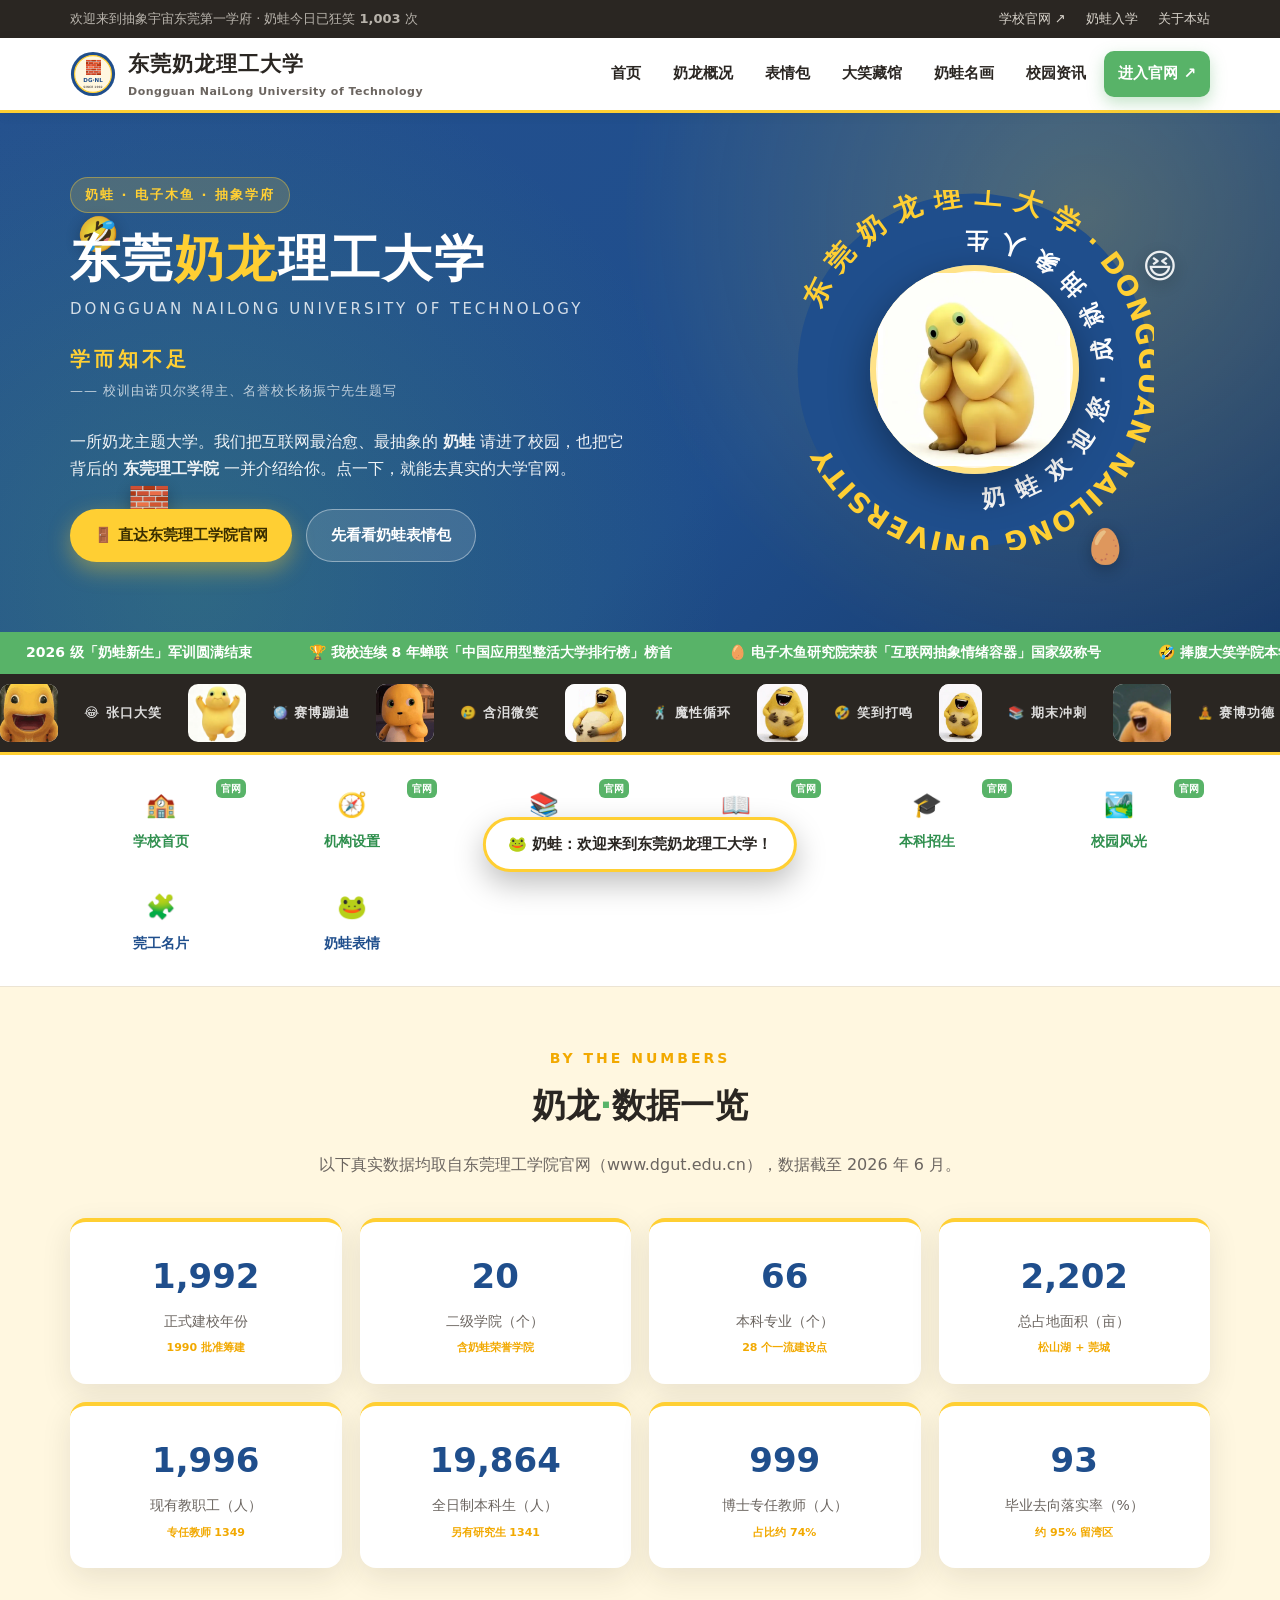
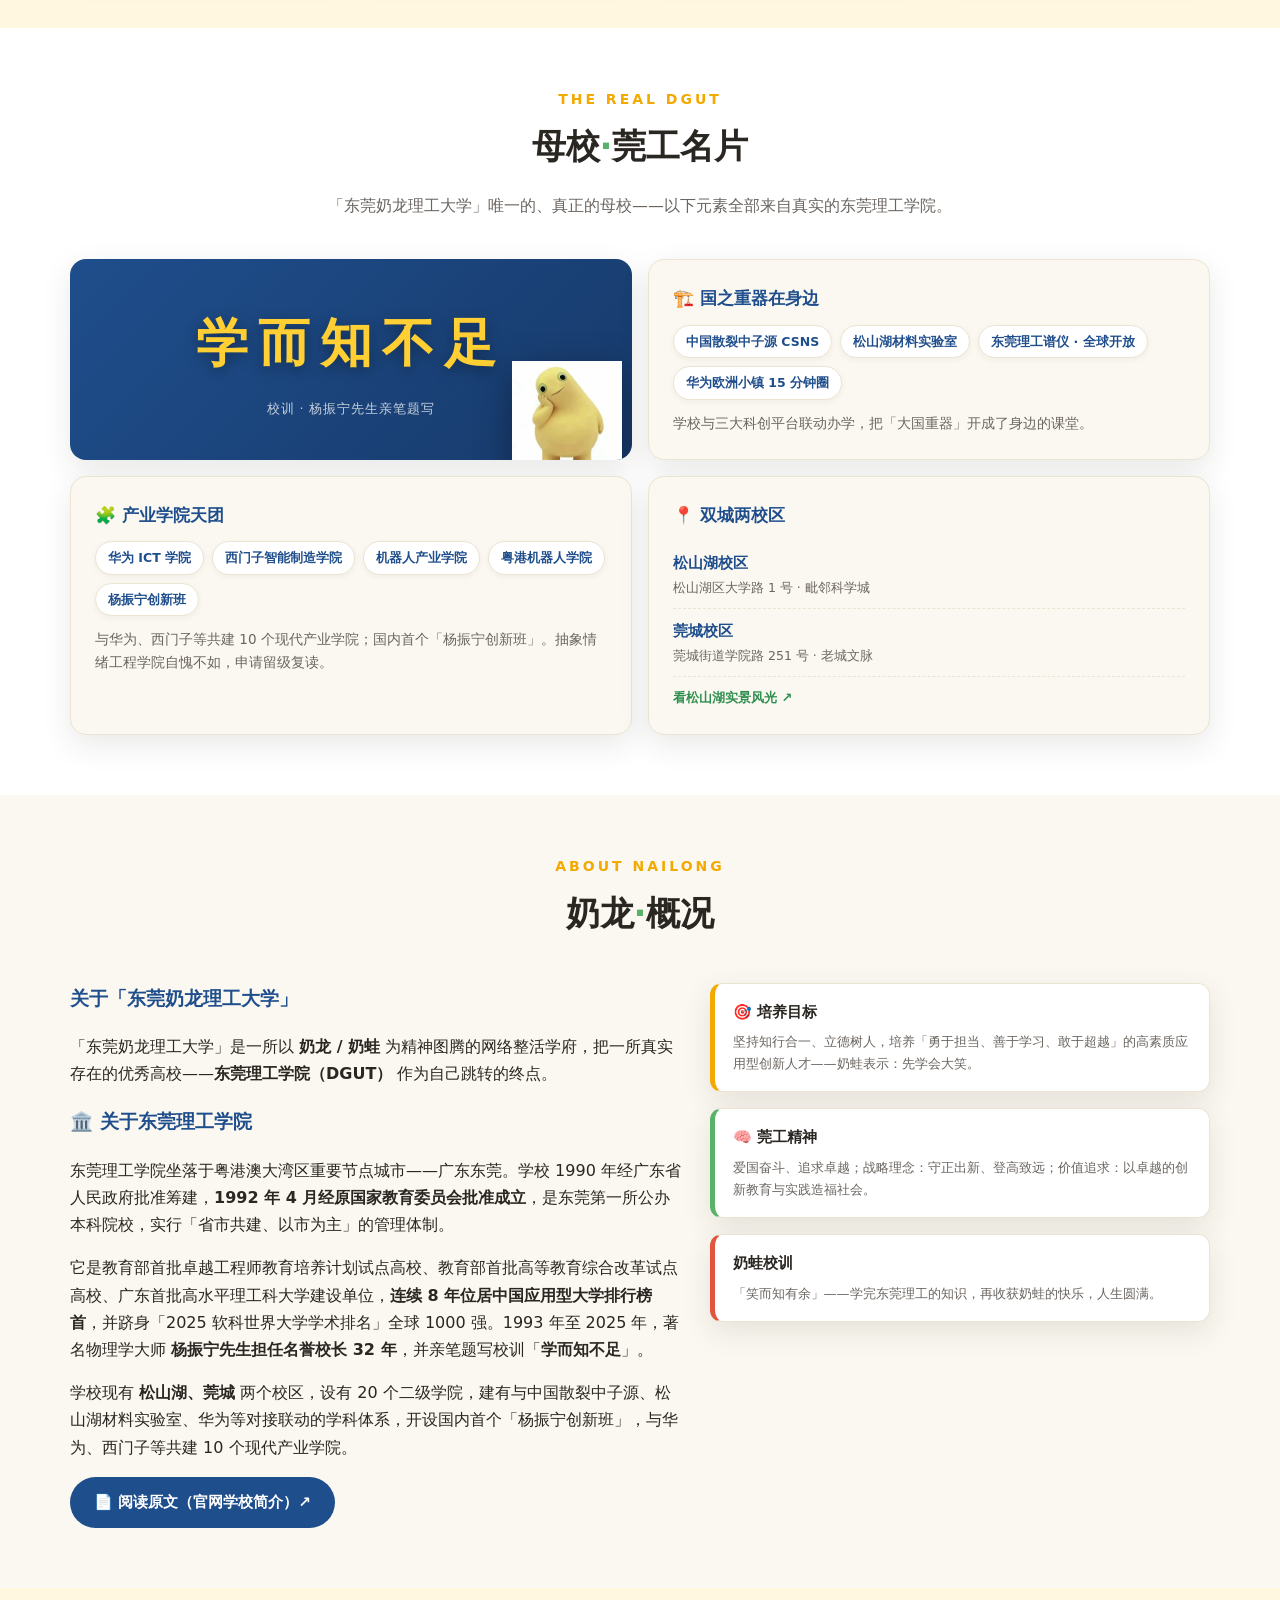
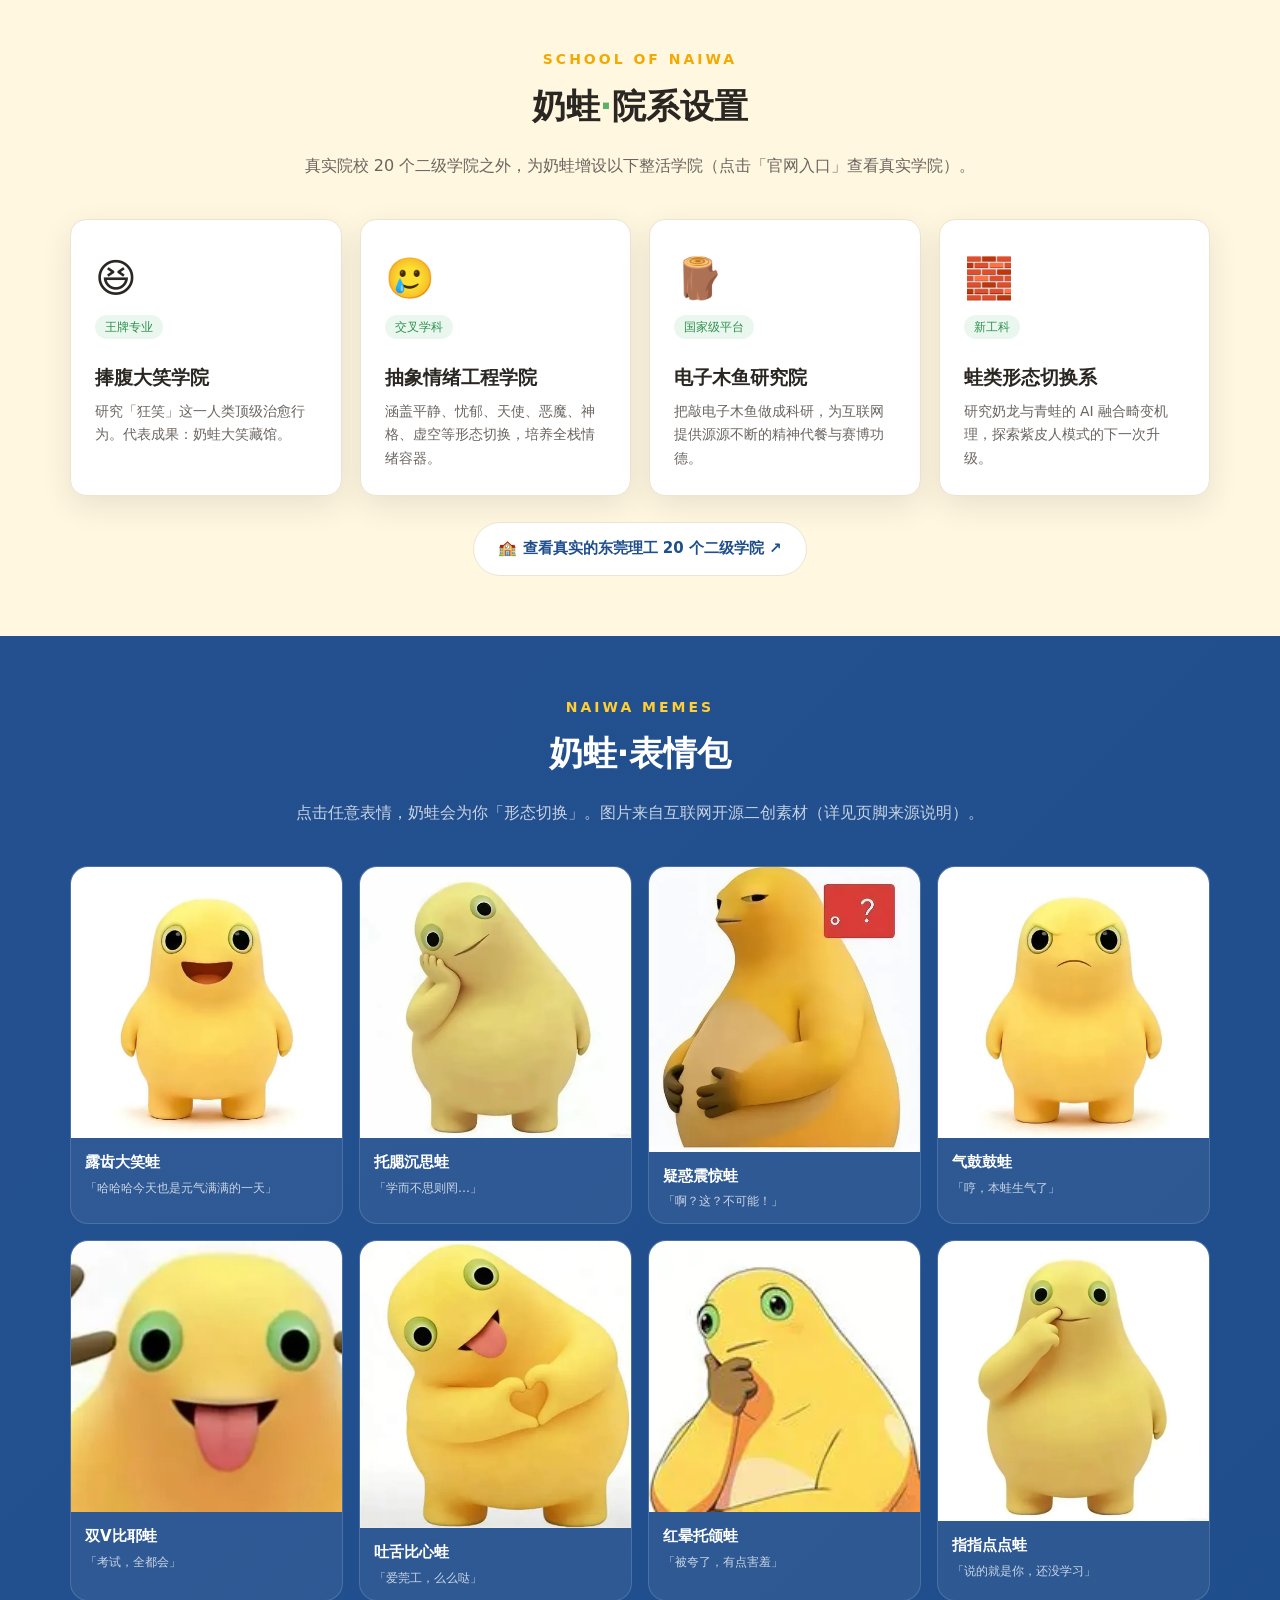
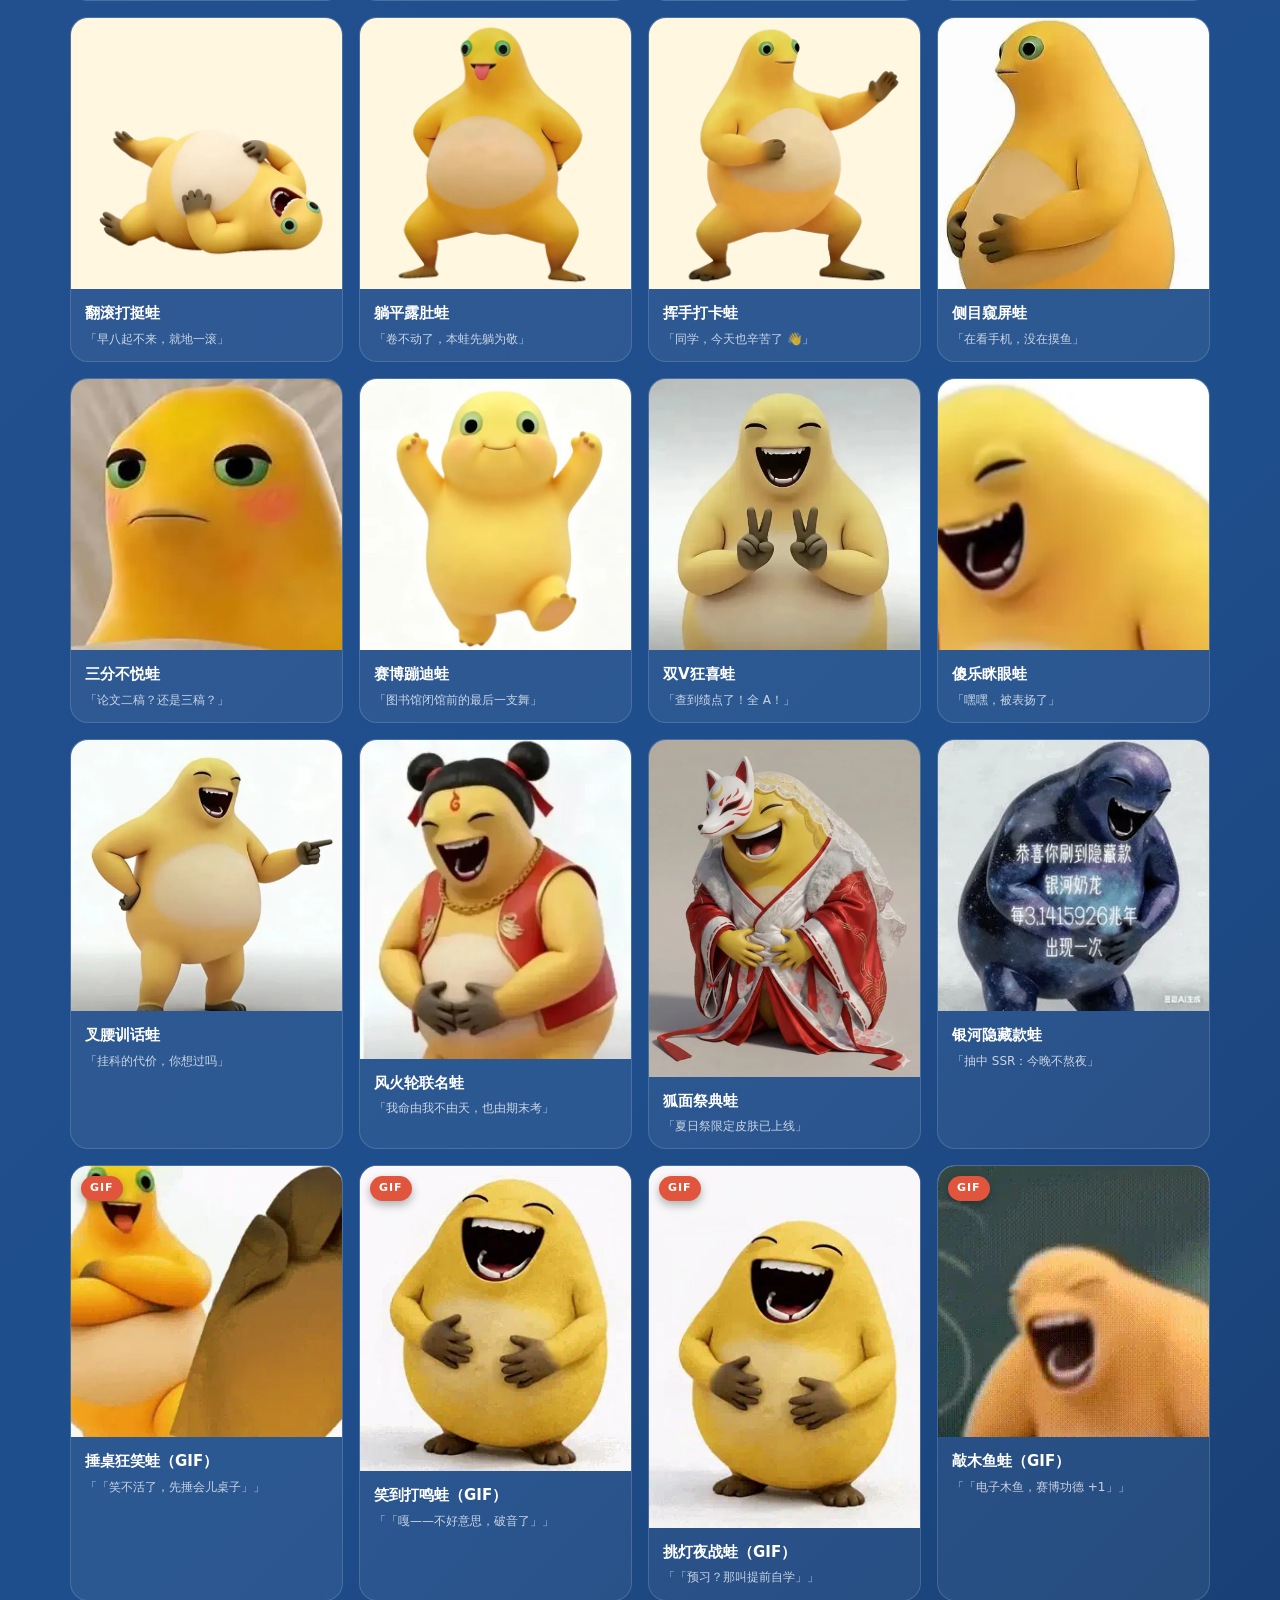
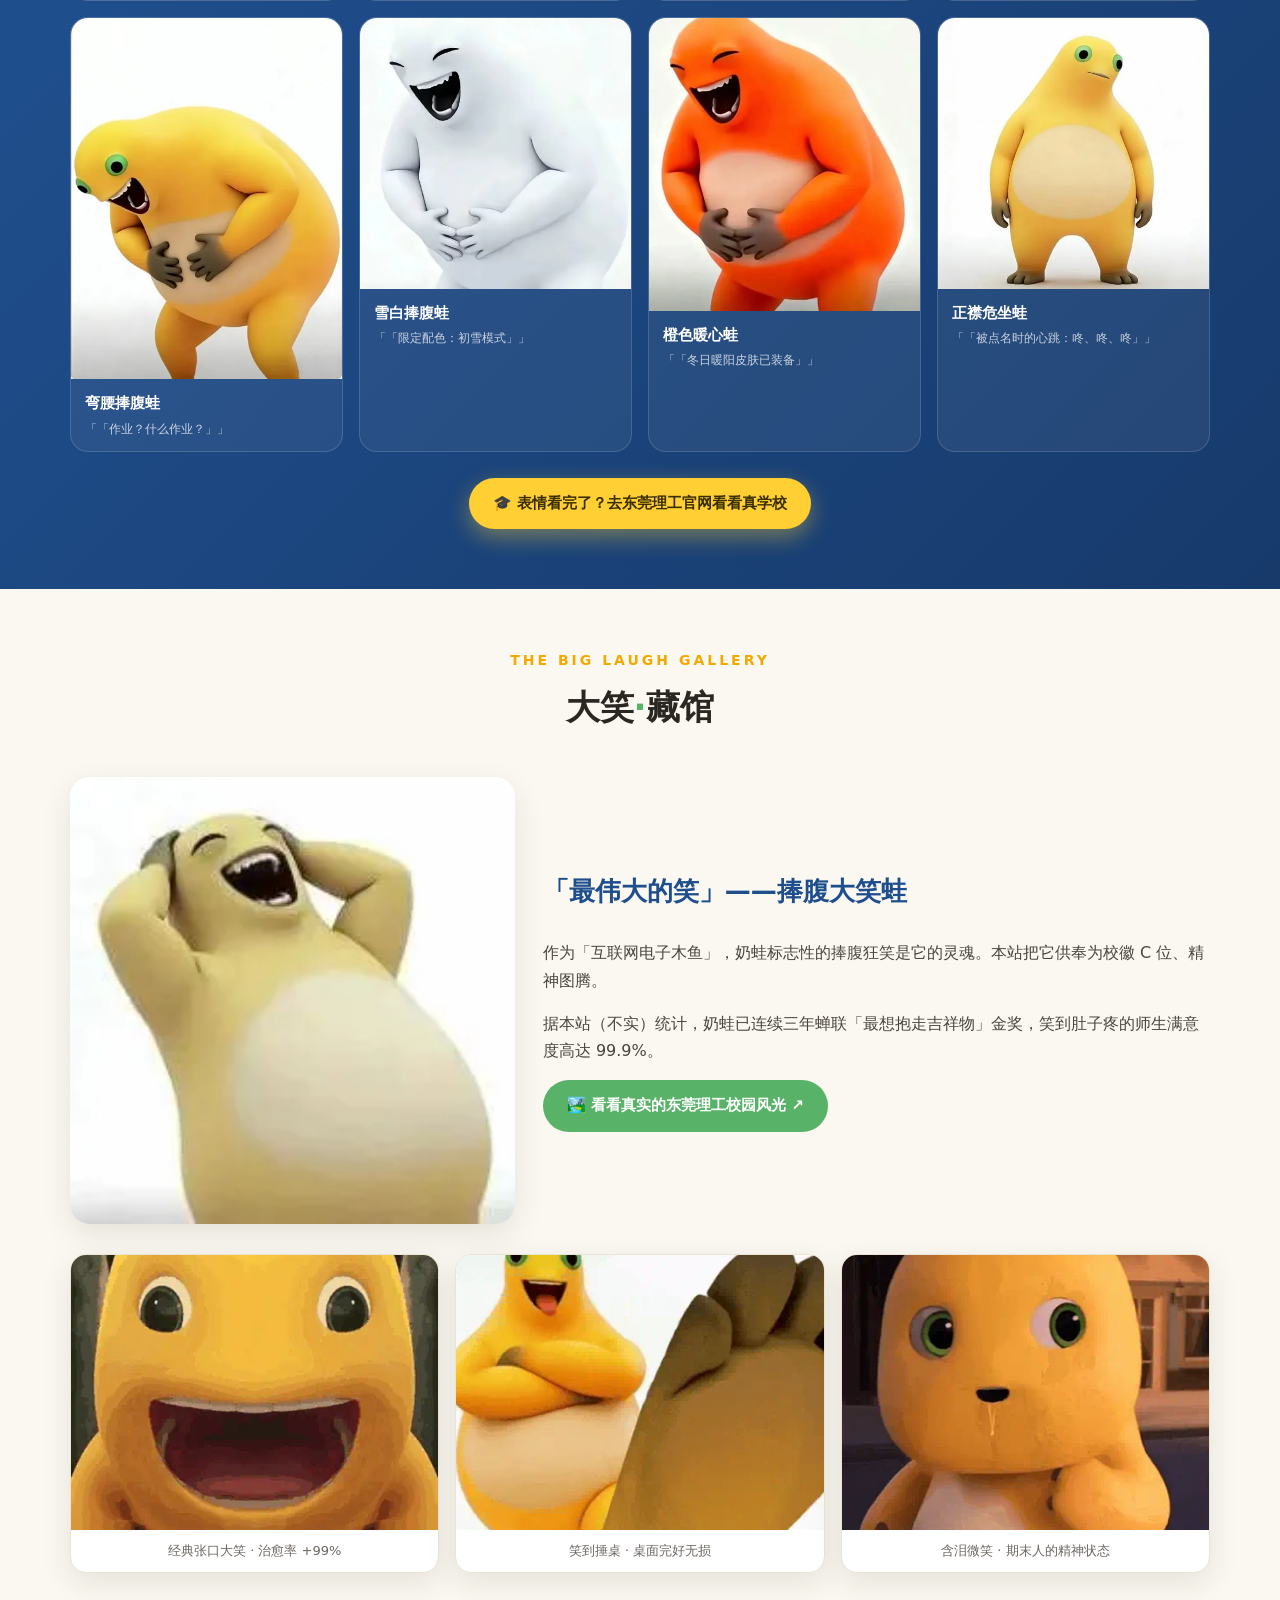
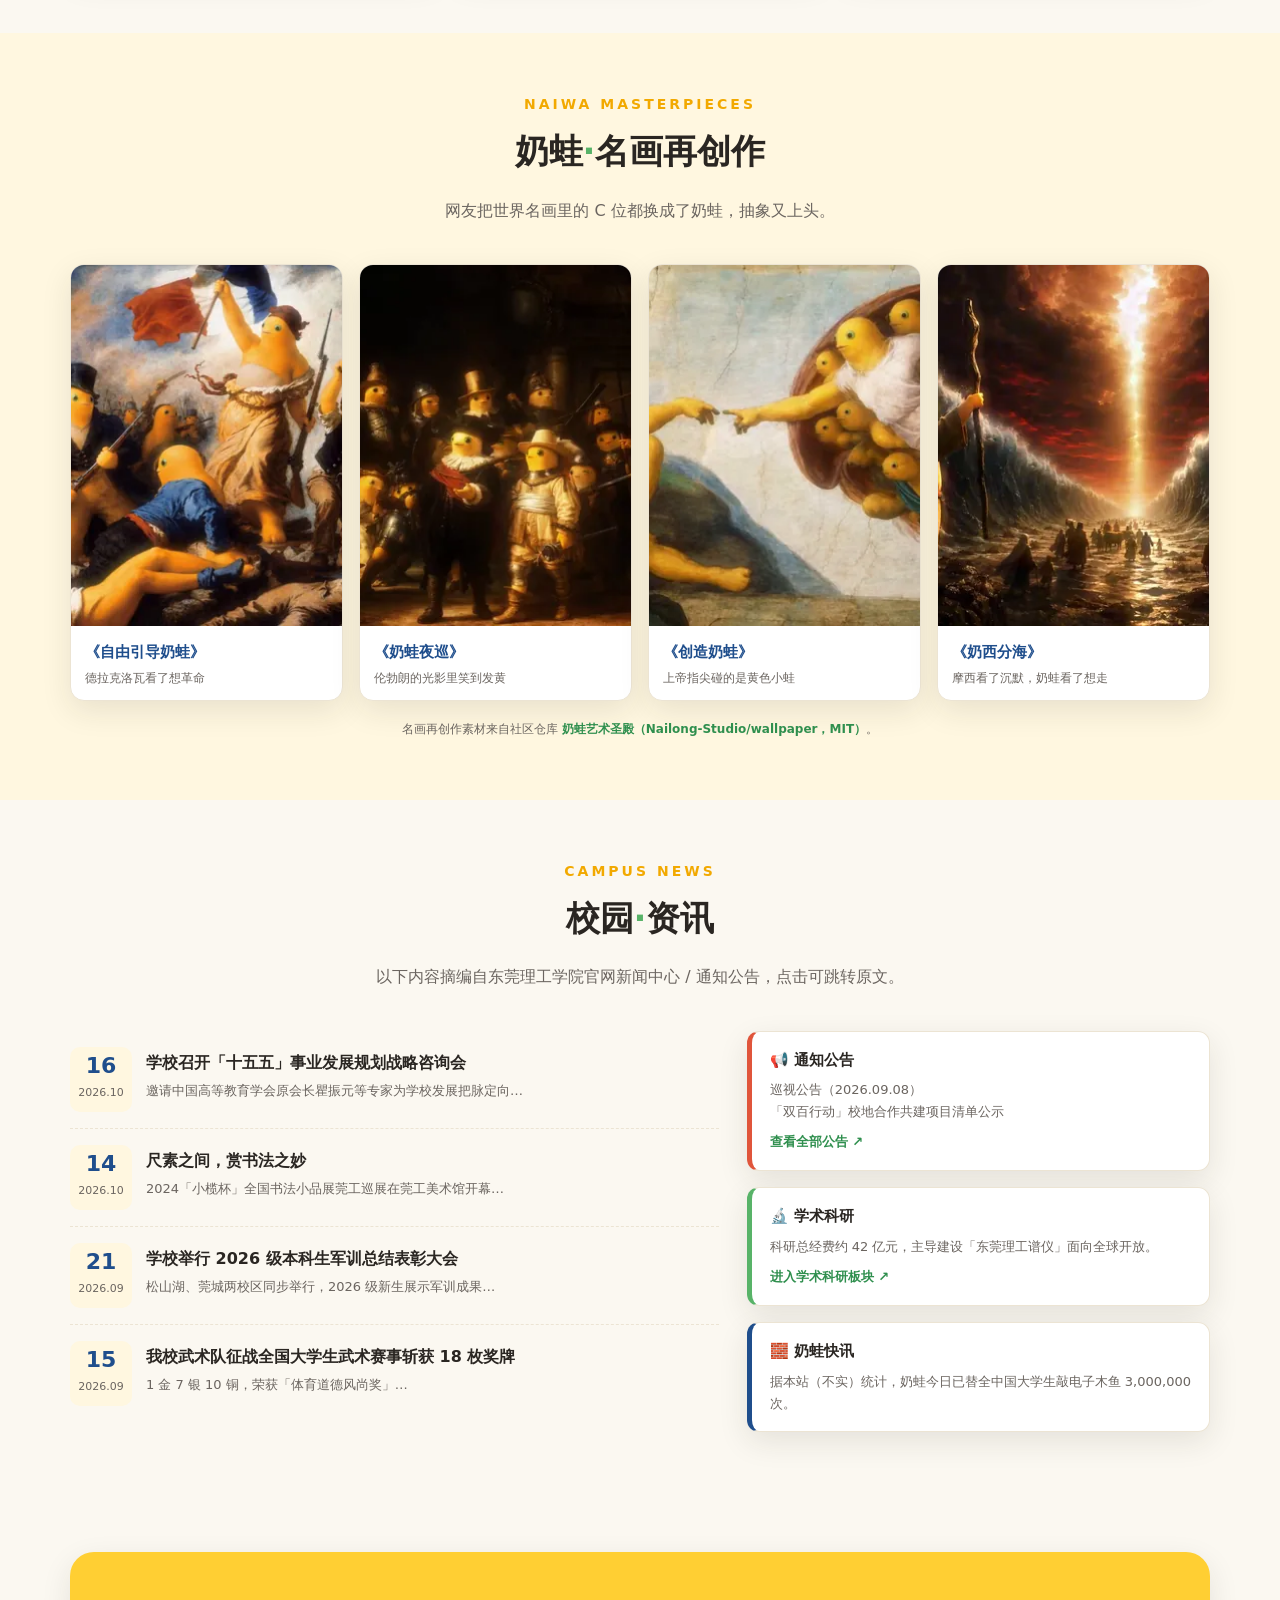
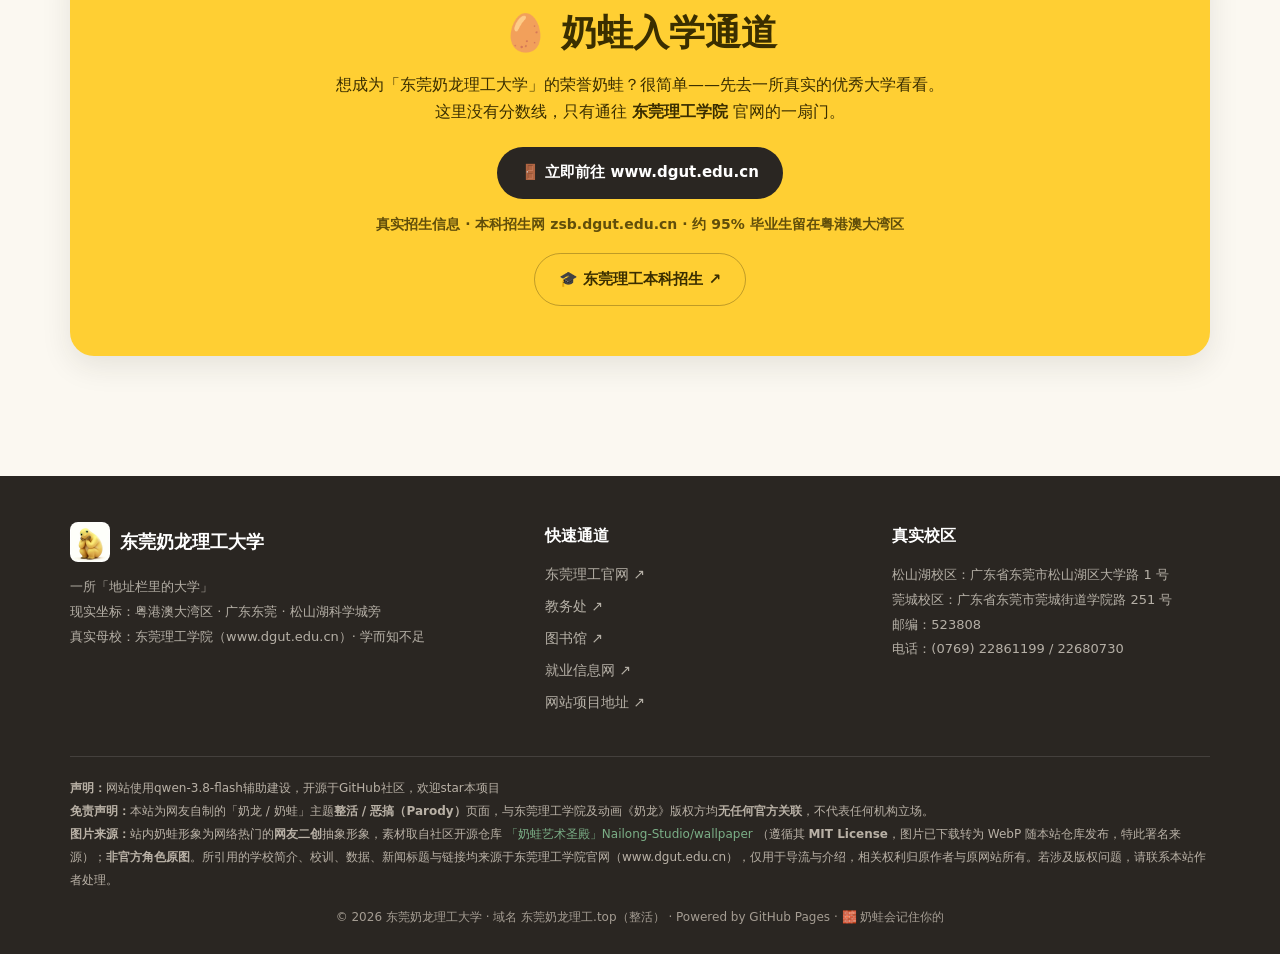
<file: index.html>
<!DOCTYPE html>
<html lang="zh-CN">
<head>
  <meta charset="UTF-8">
  <meta name="viewport" content="width=device-width, initial-scale=1.0">
  <title>东莞奶龙理工大学 · Dongguan NaiLong University of Technology（整活主页）</title>
  <meta name="description" content="东莞奶龙理工大学——一所存在于互联网抽象宇宙中的奶龙主题大学。奶蛙出没，治愈满分。可直达东莞理工学院（DGUT）官网。本站为非官方整活页面。">
  <link rel="canonical" href="https://xn--xhqq0zkqdo52ai0r8l2b.top/">
  <link rel="icon" href="favicon.ico" sizes="any">
  <link rel="icon" type="image/png" sizes="48x48" href="assets/frog/favicon-48.png">
  <link rel="apple-touch-icon" href="assets/frog/apple-touch-icon.png">
  <meta property="og:type" content="website">
  <meta property="og:site_name" content="东莞奶龙理工大学">
  <meta property="og:locale" content="zh_CN">
  <meta property="og:url" content="https://xn--xhqq0zkqdo52ai0r8l2b.top/">
  <meta property="og:title" content="东莞奶龙理工大学 · 奶蛙欢迎您">
  <meta property="og:description" content="存在于抽象宇宙中的奶龙主题大学，一键直达东莞理工学院官网。">
  <meta property="og:image" content="https://xn--xhqq0zkqdo52ai0r8l2b.top/assets/frog/og-cover.jpg">
  <meta property="og:image:width" content="1200">
  <meta property="og:image:height" content="630">
  <meta name="twitter:card" content="summary_large_image">
  <meta name="twitter:title" content="东莞奶龙理工大学 · 奶蛙欢迎您">
  <meta name="twitter:description" content="存在于抽象宇宙中的奶龙主题大学，一键直达东莞理工学院官网。">
  <meta name="twitter:image" content="https://xn--xhqq0zkqdo52ai0r8l2b.top/assets/frog/og-cover.jpg">
  <meta name="theme-color" content="#1f4e8c">
  <link rel="preload" as="image" href="assets/frog/frog-hero.webp" fetchpriority="high">
  <link rel="stylesheet" href="styles.css">
</head>
<body>
  <a class="skip" href="#about">跳到正文</a>

  <!-- 顶部工具条 -->
  <div class="utility">
    <div class="wrap">
      <div class="u-left"><span> 欢迎来到抽象宇宙东莞第一学府 · 奶蛙今日已狂笑 <b id="laughCount">999+</b> 次</span></div>
      <div class="u-right">
        <a href="https://www.dgut.edu.cn" target="_blank" rel="noopener">学校官网 ↗</a>
        <a href="#enroll">奶蛙入学</a>
        <button type="button" class="linklike" data-about>关于本站</button>
      </div>
    </div>
  </div>

  <!-- 主导航 -->
  <header class="header">
    <div class="wrap nav">
      <a class="brand" href="#top">
        <svg class="crest" viewBox="0 0 100 100" aria-label="东莞奶龙理工大学校徽">
          <circle cx="50" cy="50" r="48" fill="#1f4e8c"/>
          <circle cx="50" cy="50" r="40" fill="#fff7e0"/>
          <circle cx="50" cy="50" r="40" fill="none" stroke="#ffcf33" stroke-width="2.5"/>
          <text x="50" y="46" text-anchor="middle" font-size="30">🧱</text>
          <text x="50" y="68" text-anchor="middle" font-size="12" font-weight="900" fill="#1f4e8c">DG·NL</text>
          <text x="50" y="80" text-anchor="middle" font-size="6.5" fill="#6b6560">SINCE 1992</text>
        </svg>
        <span>
          <div class="cn">东莞奶龙理工大学</div>
          <div class="en">Dongguan NaiLong University of Technology</div>
        </span>
      </a>
      <button class="burger" type="button" aria-label="打开导航菜单">☰</button>
      <ul class="menu" id="menu">
        <li><a href="#top">首页</a></li>
        <li><a href="#about">奶龙概况</a>
          <ul class="sub">
            <li><a href="#about">学校简介</a></li>
            <li><a href="#stats">奶龙数据</a></li>
            <li><a href="#colleges">奶蛙学院</a></li>
          </ul>
        </li>
        <li><a href="#memes">表情包</a></li>
        <li><a href="#laugh">大笑藏馆</a></li>
        <li><a href="#gallery">奶蛙名画</a></li>
        <li><a href="#news">校园资讯</a></li>
        <li><a class="nav-cta" href="https://www.dgut.edu.cn" target="_blank" rel="noopener">进入官网 ↗</a></li>
      </ul>
    </div>
  </header>

  <span id="top"></span>

  <!-- Hero -->
  <section class="hero" style="padding:0">
    <div class="float-emoji" style="top:18%;left:6%">🤣</div>
    <div class="float-emoji" style="top:70%;left:10%;animation-delay:.8s">🧱</div>
    <div class="float-emoji" style="top:24%;right:8%;animation-delay:1.4s">😆</div>
    <div class="float-emoji" style="top:78%;right:12%;animation-delay:.4s">🥚</div>
    <div class="wrap">
      <div class="hero-text">
        <span class="kicker"> 奶蛙 · 电子木鱼 · 抽象学府</span>
        <h1>东莞<span class="hl">奶龙</span>理工大学</h1>
        <div class="sub-en">Dongguan NaiLong University of Technology</div>
        <p class="motto">学而知不足 <small>—— 校训由诺贝尔奖得主、名誉校长杨振宁先生题写</small></p>
        <p class="desc">一所奶龙主题大学。我们把互联网最治愈、最抽象的 <b>奶蛙</b> 请进了校园，也把它背后的 <b>东莞理工学院</b> 一并介绍给你。点一下，就能去真实的大学官网。</p>
        <div class="btn-row">
          <a class="btn btn-gold" href="https://www.dgut.edu.cn" target="_blank" rel="noopener">🚪 直达东莞理工学院官网</a>
          <a class="btn btn-ghost" href="#memes"> 先看看奶蛙表情包</a>
        </div>
      </div>
      <div class="badge-stage">
        <a class="badge" href="https://www.dgut.edu.cn" target="_blank" rel="noopener" aria-label="点我进入东莞理工学院官网">
          <svg class="ring" viewBox="0 0 100 100">
            <defs>
              <path id="topArc" d="M50,50 m-46,0 a46,46 0 1,1 92,0 a46,46 0 1,1 -92,0" fill="none"/>
              <path id="botArc" d="M50,50 m-38,0 a38,38 0 1,0 76,0 a38,38 0 1,0 -76,0" fill="none"/>
            </defs>
            <circle cx="50" cy="50" r="49" fill="#1f4e8c"/>
            <circle cx="50" cy="50" r="30" fill="#1f4e8c"/>
            <text class="ring-text" fill="#ffcf33" font-size="7.6" letter-spacing="0.4">
              <textPath href="#topArc" startOffset="6%">东 莞 奶 龙 理 工 大 学 · DONGGUAN NAILONG UNIVERSITY</textPath>
            </text>
            <text class="ring-text" fill="#fff" font-size="6.4" letter-spacing="1">
              <textPath href="#botArc" startOffset="26%">奶 蛙 欢 迎 您 · 成 就 抽 象 人 生</textPath>
            </text>
          </svg>
          <div class="core">
            <img src="assets/frog/frog-hero.webp" alt="奶蛙吉祥物" fetchpriority="high" decoding="async" width="640" height="640">
          </div>
        </a>
      </div>
    </div>
  </section>

  <!-- 跑马灯公告 -->
  <div class="marquee">
    <div class="track" id="marquee">
      <span> 2026 级「奶蛙新生」军训圆满结束</span>
      <span>🏆 我校连续 8 年蝉联「中国应用型整活大学排行榜」榜首</span>
      <span>🥚 电子木鱼研究院荣获「互联网抽象情绪容器」国家级称号</span>
      <span>🤣 捧腹大笑学院本学期选课人数突破 9999+</span>
      <span>🚪 点击任意「官网」入口，即可前往真实的东莞理工学院 dgut.edu.cn</span>
    </div>
  </div>

  <!-- 奶蛙动图跑马灯 -->
  <div class="gif-marquee" aria-hidden="true">
    <div class="gm-track" id="gifMarquee">
      <img src="assets/frog/g-laugh.webp" alt="" loading="lazy"><span>😂 张口大笑</span>
      <img src="assets/frog/gh-jump.webp" alt="" loading="lazy"><span>🪩 赛博蹦迪</span>
      <img src="assets/frog/g-tear.webp" alt="" loading="lazy"><span>🥲 含泪微笑</span>
      <img src="assets/frog/g-loop.webp" alt="" loading="lazy"><span>🕺 魔性循环</span>
      <img src="assets/frog/g-crow.webp" alt="" loading="lazy"><span>🤣 笑到打鸣</span>
      <img src="assets/frog/g-study.webp" alt="" loading="lazy"><span>📚 期末冲刺</span>
      <img src="assets/frog/g-fish.webp" alt="" loading="lazy"><span>🧘 赛博功德</span>
      <img src="assets/frog/g-dance.webp" alt="" loading="lazy"><span>💃 蛙族舞步</span>
    </div>
  </div>

  <!-- 快捷入口 -->
  <div class="quick">
    <div class="wrap">
      <a class="off" href="https://www.dgut.edu.cn" target="_blank" rel="noopener"><span class="ic">🏫</span>学校首页</a>
      <a class="off" href="https://www.dgut.edu.cn/xxgk/jgsz.htm" target="_blank" rel="noopener"><span class="ic">🧭</span>机构设置</a>
      <a class="off" href="https://jwb.dgut.edu.cn/" target="_blank" rel="noopener"><span class="ic">📚</span>本科教务</a>
      <a class="off" href="https://lib.dgut.edu.cn/" target="_blank" rel="noopener"><span class="ic">📖</span>图书馆</a>
      <a class="off" href="http://zsb.dgut.edu.cn/" target="_blank" rel="noopener"><span class="ic">🎓</span>本科招生</a>
      <a class="off" href="https://www.dgut.edu.cn/xxgk/xyfg/sshxq.htm" target="_blank" rel="noopener"><span class="ic">🏞️</span>校园风光</a>
      <a href="#dgut"><span class="ic">🧩</span>莞工名片</a>
      <a href="#memes"><span class="ic">🐸</span>奶蛙表情</a>
    </div>
  </div>

  <!-- 数据统计 -->
  <section class="stats" id="stats">
    <div class="wrap">
      <div class="sec-head">
        <div class="en">By the Numbers</div>
        <h2>奶龙<span class="dot">·</span>数据一览</h2>
        <p style="color:var(--nl-gray)">以下真实数据均取自东莞理工学院官网（www.dgut.edu.cn），数据截至 2026 年 6 月。</p>
      </div>
      <div class="stat-grid">
        <div class="stat"><div class="num" data-count="1992">0</div><div class="lab">正式建校年份</div><div class="foot">1990 批准筹建</div></div>
        <div class="stat"><div class="num" data-count="20">0</div><div class="lab">二级学院（个）</div><div class="foot">含奶蛙荣誉学院</div></div>
        <div class="stat"><div class="num" data-count="66">0</div><div class="lab">本科专业（个）</div><div class="foot">28 个一流建设点</div></div>
        <div class="stat"><div class="num" data-count="2202">0</div><div class="lab">总占地面积（亩）</div><div class="foot">松山湖 + 莞城</div></div>
        <div class="stat"><div class="num" data-count="1996">0</div><div class="lab">现有教职工（人）</div><div class="foot">专任教师 1349</div></div>
        <div class="stat"><div class="num" data-count="19864">0</div><div class="lab">全日制本科生（人）</div><div class="foot">另有研究生 1341</div></div>
        <div class="stat"><div class="num" data-count="999">0</div><div class="lab">博士专任教师（人）</div><div class="foot">占比约 74%</div></div>
        <div class="stat"><div class="num" data-count="93">0</div><div class="lab">毕业去向落实率（%）</div><div class="foot">约 95% 留湾区</div></div>
      </div>
    </div>
  </section>

  <!-- 莞工名片 -->
  <section id="dgut" style="background:#fff">
    <div class="wrap">
      <div class="sec-head">
        <div class="en">The Real DGUT</div>
        <h2>母校<span class="dot">·</span>莞工名片</h2>
        <p style="color:var(--nl-gray)">「东莞奶龙理工大学」唯一的、真正的母校——以下元素全部来自真实的东莞理工学院。</p>
      </div>
      <div class="dgut-grid">
        <div class="dgut-card motto-card">
          <div class="brush">学而知不足</div>
          <small>校训 · 杨振宁先生亲笔题写</small>
          <img class="frog-sticker fs-c" src="assets/frog/frog-chin.webp" alt="" aria-hidden="true" loading="lazy">
        </div>
        <div class="dgut-card">
          <h4>🏗️ 国之重器在身边</h4>
          <div class="chips">
            <span class="chip">中国散裂中子源 CSNS</span>
            <span class="chip">松山湖材料实验室</span>
            <span class="chip">东莞理工谱仪 · 全球开放</span>
            <span class="chip">华为欧洲小镇 15 分钟圈</span>
          </div>
          <p>学校与三大科创平台联动办学，把「大国重器」开成了身边的课堂。</p>
        </div>
        <div class="dgut-card">
          <h4>🧩 产业学院天团</h4>
          <div class="chips">
            <span class="chip">华为 ICT 学院</span>
            <span class="chip">西门子智能制造学院</span>
            <span class="chip">机器人产业学院</span>
            <span class="chip">粤港机器人学院</span>
            <span class="chip">杨振宁创新班</span>
          </div>
          <p>与华为、西门子等共建 10 个现代产业学院；国内首个「杨振宁创新班」。抽象情绪工程学院自愧不如，申请留级复读。</p>
        </div>
        <div class="dgut-card map-card">
          <h4>📍 双城两校区</h4>
          <ul class="campus-list">
            <li><b>松山湖校区</b><span>松山湖区大学路 1 号 · 毗邻科学城</span></li>
            <li><b>莞城校区</b><span>莞城街道学院路 251 号 · 老城文脉</span></li>
          </ul>
          <a class="more" href="https://www.dgut.edu.cn/xxgk/xyfg/sshxq.htm" target="_blank" rel="noopener">看松山湖实景风光 ↗</a>
        </div>
      </div>
    </div>
  </section>

  <!-- 学校概况 -->
  <section id="about">
    <div class="wrap">
      <div class="sec-head">
        <div class="en">About NaiLong</div>
        <h2>奶龙<span class="dot">·</span>概况</h2>
      </div>
      <div class="news-grid" style="grid-template-columns: 1.1fr .9fr">
        <div>
          <h3 style="color:var(--nl-blue);margin-top:0"> 关于「东莞奶龙理工大学」</h3>
          <p>「东莞奶龙理工大学」是一所以 <b>奶龙 / 奶蛙</b> 为精神图腾的网络整活学府，把一所真实存在的优秀高校——<b>东莞理工学院（DGUT）</b> 作为自己跳转的终点。</p>
          <h3 style="color:var(--nl-blue)">🏛️ 关于东莞理工学院</h3>
          <p>东莞理工学院坐落于粤港澳大湾区重要节点城市——广东东莞。学校 1990 年经广东省人民政府批准筹建，<b>1992 年 4 月经原国家教育委员会批准成立</b>，是东莞第一所公办本科院校，实行「省市共建、以市为主」的管理体制。</p>
          <p>它是教育部首批卓越工程师教育培养计划试点高校、教育部首批高等教育综合改革试点高校、广东首批高水平理工科大学建设单位，<b>连续 8 年位居中国应用型大学排行榜首</b>，并跻身「2025 软科世界大学学术排名」全球 1000 强。1993 年至 2025 年，著名物理学大师 <b>杨振宁先生担任名誉校长 32 年</b>，并亲笔题写校训「<b>学而知不足</b>」。</p>
          <p>学校现有 <b>松山湖、莞城</b> 两个校区，设有 20 个二级学院，建有与中国散裂中子源、松山湖材料实验室、华为等对接联动的学科体系，开设国内首个「杨振宁创新班」，与华为、西门子等共建 10 个现代产业学院。</p>
          <a class="btn btn-ghost" style="background:var(--nl-blue);color:#fff;border:0" href="https://www.dgut.edu.cn/info/1012/76772.htm" target="_blank" rel="noopener">📄 阅读原文（官网学校简介）↗</a>
        </div>
        <div class="news-side">
          <div class="notice" style="border-left-color:var(--nl-yellow-deep)">
            <h5>🎯 培养目标</h5>
            <p>坚持知行合一、立德树人，培养「勇于担当、善于学习、敢于超越」的高素质应用型创新人才——奶蛙表示：先学会大笑。</p>
          </div>
          <div class="notice" style="border-left-color:var(--nl-green)">
            <h5>🧠 莞工精神</h5>
            <p>爱国奋斗、追求卓越；战略理念：守正出新、登高致远；价值追求：以卓越的创新教育与实践造福社会。</p>
          </div>
          <div class="notice">
            <h5>奶蛙校训</h5>
            <p>「笑而知有余」——学完东莞理工的知识，再收获奶蛙的快乐，人生圆满。</p>
          </div>
        </div>
      </div>
    </div>
  </section>

  <!-- 奶蛙学院 -->
  <section id="colleges" style="background:var(--nl-cream)">
    <div class="wrap">
      <div class="sec-head">
        <div class="en">School of Naiwa</div>
        <h2>奶蛙<span class="dot">·</span>院系设置</h2>
        <p style="color:var(--nl-gray)">真实院校 20 个二级学院之外，为奶蛙增设以下整活学院（点击「官网入口」查看真实学院）。</p>
      </div>
      <div class="about-grid">
        <div class="college"><div class="emoji">😆</div><span class="tag">王牌专业</span><h3>捧腹大笑学院</h3><p>研究「狂笑」这一人类顶级治愈行为。代表成果：奶蛙大笑藏馆。</p></div>
        <div class="college"><div class="emoji">🥲</div><span class="tag">交叉学科</span><h3>抽象情绪工程学院</h3><p>涵盖平静、忧郁、天使、恶魔、神格、虚空等形态切换，培养全栈情绪容器。</p></div>
        <div class="college"><div class="emoji">🪵</div><span class="tag">国家级平台</span><h3>电子木鱼研究院</h3><p>把敲电子木鱼做成科研，为互联网提供源源不断的精神代餐与赛博功德。</p></div>
        <div class="college"><div class="emoji">🧱</div><span class="tag">新工科</span><h3>蛙类形态切换系</h3><p>研究奶龙与青蛙的 AI 融合畸变机理，探索紫皮人模式的下一次升级。</p></div>
      </div>
      <div style="text-align:center;margin-top:26px">
        <a class="btn btn-ghost" style="background:#fff;color:var(--nl-blue);border:1px solid var(--nl-line)" href="https://www.dgut.edu.cn/yxjg/ejxy.htm" target="_blank" rel="noopener">🏫 查看真实的东莞理工 20 个二级学院 ↗</a>
      </div>
    </div>
  </section>

  <!-- 表情包 -->
  <section class="memes" id="memes">
    <div class="wrap">
      <div class="sec-head">
        <div class="en">Naiwa Memes</div>
        <h2>奶蛙<span class="dot" style="color:#fff">·</span>表情包</h2>
        <p style="color:rgba(255,255,255,.75)">点击任意表情，奶蛙会为你「形态切换」。图片来自互联网开源二创素材（详见页脚来源说明）。</p>
      </div>
      <div class="meme-grid" id="memeGrid">
        <div class="meme" data-say="露齿大笑"><div class="box"><img loading="lazy" decoding="async" src="assets/frog/frog-grin.webp" alt="露齿大笑蛙" width="560" height="505"></div><div class="cap">露齿大笑蛙<small>「哈哈哈今天也是元气满满的一天」</small></div></div>
        <div class="meme" data-say="托腮沉思"><div class="box"><img loading="lazy" decoding="async" src="assets/frog/frog-chin.webp" alt="托腮沉思蛙" width="560" height="532"></div><div class="cap">托腮沉思蛙<small>「学而不思则罔…」</small></div></div>
        <div class="meme" data-say="震惊疑惑"><div class="box"><img loading="lazy" decoding="async" src="assets/frog/frog-confused.webp" alt="疑惑蛙" width="534" height="560"></div><div class="cap">疑惑震惊蛙<small>「啊？这？不可能！」</small></div></div>
        <div class="meme" data-say="气鼓鼓"><div class="box"><img loading="lazy" decoding="async" src="assets/frog/frog-pout.webp" alt="气鼓鼓蛙" width="560" height="495"></div><div class="cap">气鼓鼓蛙<small>「哼，本蛙生气了」</small></div></div>
        <div class="meme" data-say="双V比耶"><div class="box"><img loading="lazy" decoding="async" src="assets/frog/frog-peace.webp" alt="比耶蛙" width="560" height="261"></div><div class="cap">双V比耶蛙<small>「考试，全都会」</small></div></div>
        <div class="meme" data-say="吐舌比心"><div class="box"><img loading="lazy" decoding="async" src="assets/frog/frog-heart.webp" alt="比心蛙" width="474" height="502"></div><div class="cap">吐舌比心蛙<small>「爱莞工，么么哒」</small></div></div>
        <div class="meme" data-say="脸红"><div class="box"><img loading="lazy" decoding="async" src="assets/frog/frog-blush.webp" alt="红晕蛙" width="175" height="175"></div><div class="cap">红晕托颌蛙<small>「被夸了，有点害羞」</small></div></div>
        <div class="meme" data-say="指你"><div class="box"><img loading="lazy" decoding="async" src="assets/frog/frog-point.webp" alt="指鼻蛙" width="542" height="560"></div><div class="cap">指指点点蛙<small>「说的就是你，还没学习」</small></div></div>
        <div class="meme" data-say="翻滚打挺"><div class="box"><img src="assets/frog/frog-roll.webp" alt="翻滚打挺蛙" loading="lazy"></div><div class="cap">翻滚打挺蛙<small>「早八起不来，就地一滚」</small></div></div>
        <div class="meme" data-say="躺平露肚"><div class="box"><img src="assets/frog/frog-belly.webp" alt="躺平露肚蛙" loading="lazy"></div><div class="cap">躺平露肚蛙<small>「卷不动了，本蛙先躺为敬」</small></div></div>
        <div class="meme" data-say="挥手打卡"><div class="box"><img src="assets/frog/frog-wave.webp" alt="挥手打卡蛙" loading="lazy"></div><div class="cap">挥手打卡蛙<small>「同学，今天也辛苦了 👋」</small></div></div>
        <div class="meme" data-say="侧目窥屏"><div class="box"><img src="assets/frog/frog-side.webp" alt="侧目窥屏蛙" loading="lazy"></div><div class="cap">侧目窥屏蛙<small>「在看手机，没在摸鱼」</small></div></div>
        <div class="meme" data-say="三分不悦"><div class="box"><img src="assets/frog/frog-annoyed.webp" alt="三分不悦蛙" loading="lazy"></div><div class="cap">三分不悦蛙<small>「论文二稿？还是三稿？」</small></div></div>
        <div class="meme" data-say="赛博蹦迪"><div class="box"><img loading="lazy" decoding="async" src="assets/frog/gh-jump.webp" alt="赛博蹦迪蛙" width="560" height="560"></div><div class="cap">赛博蹦迪蛙<small>「图书馆闭馆前的最后一支舞」</small></div></div>
        <div class="meme" data-say="双V狂喜"><div class="box"><img src="assets/frog/gh-peace.webp" alt="双V狂喜蛙" loading="lazy"></div><div class="cap">双V狂喜蛙<small>「查到绩点了！全 A！」</small></div></div>
        <div class="meme" data-say="傻乐眯眼"><div class="box"><img src="assets/frog/gh-squint.webp" alt="傻乐眯眼蛙" loading="lazy"></div><div class="cap">傻乐眯眼蛙<small>「嘿嘿，被表扬了」</small></div></div>
        <div class="meme" data-say="叉腰训话"><div class="box"><img src="assets/frog/gh-hands.webp" alt="叉腰训话蛙" loading="lazy"></div><div class="cap">叉腰训话蛙<small>「挂科的代价，你想过吗」</small></div></div>
        <div class="meme" data-say="风火轮联"><div class="box"><img src="assets/frog/gh-nezha.webp" alt="风火轮联名蛙" loading="lazy"></div><div class="cap">风火轮联名蛙<small>「我命由我不由天，也由期末考」</small></div></div>
        <div class="meme" data-say="狐面祭典"><div class="box"><img src="assets/frog/gh-fox.webp" alt="狐面祭典蛙" loading="lazy"></div><div class="cap">狐面祭典蛙<small>「夏日祭限定皮肤已上线」</small></div></div>
        <div class="meme" data-say="银河隐藏"><div class="box"><img src="assets/frog/gh-galaxy.webp" alt="银河隐藏款蛙" loading="lazy"></div><div class="cap">银河隐藏款蛙<small>「抽中 SSR：今晚不熬夜」</small></div></div>
        <div class="meme has-gif" data-say="捶桌狂笑"><span class="gif-tag">GIF</span><div class="box"><img src="assets/frog/g-desk.webp" alt="捶桌狂笑蛙（GIF）" loading="lazy"></div><div class="cap">捶桌狂笑蛙（GIF）<small>「「笑不活了，先捶会儿桌子」」</small></div></div>
        <div class="meme has-gif" data-say="笑到打鸣"><span class="gif-tag">GIF</span><div class="box"><img src="assets/frog/g-crow.webp" alt="笑到打鸣蛙（GIF）" loading="lazy"></div><div class="cap">笑到打鸣蛙（GIF）<small>「「嘎——不好意思，破音了」」</small></div></div>
        <div class="meme has-gif" data-say="挑灯夜战"><span class="gif-tag">GIF</span><div class="box"><img src="assets/frog/g-study.webp" alt="挑灯夜战蛙（GIF）" loading="lazy"></div><div class="cap">挑灯夜战蛙（GIF）<small>「「预习？那叫提前自学」」</small></div></div>
        <div class="meme has-gif" data-say="敲木鱼蛙"><span class="gif-tag">GIF</span><div class="box"><img src="assets/frog/g-fish.webp" alt="敲木鱼蛙（GIF）" loading="lazy"></div><div class="cap">敲木鱼蛙（GIF）<small>「「电子木鱼，赛博功德 +1」」</small></div></div>
        <div class="meme" data-say="弯腰捧腹"><div class="box"><img src="assets/frog/gh-bend.webp" alt="弯腰捧腹蛙" loading="lazy"></div><div class="cap">弯腰捧腹蛙<small>「「作业？什么作业？」」</small></div></div>
        <div class="meme" data-say="雪白捧腹"><div class="box"><img src="assets/frog/gh-white.webp" alt="雪白捧腹蛙" loading="lazy"></div><div class="cap">雪白捧腹蛙<small>「「限定配色：初雪模式」」</small></div></div>
        <div class="meme" data-say="橙色暖心"><div class="box"><img src="assets/frog/gh-orange.webp" alt="橙色暖心蛙" loading="lazy"></div><div class="cap">橙色暖心蛙<small>「「冬日暖阳皮肤已装备」」</small></div></div>
        <div class="meme" data-say="正襟危坐"><div class="box"><img src="assets/frog/gh-green.webp" alt="正襟危坐蛙" loading="lazy"></div><div class="cap">正襟危坐蛙<small>「「被点名时的心跳：咚、咚、咚」」</small></div></div>
      </div>
      <div style="text-align:center;margin-top:26px">
        <a class="btn btn-gold" href="https://www.dgut.edu.cn" target="_blank" rel="noopener">🎓 表情看完了？去东莞理工官网看看真学校</a>
      </div>
    </div>
  </section>

  <!-- 大笑藏馆 -->
  <section id="laugh">
    <div class="wrap">
      <div class="sec-head">
        <div class="en">The Big Laugh Gallery</div>
        <h2>大笑<span class="dot">·</span>藏馆</h2>
      </div>
      <div class="laugh-feature">
        <div class="photo"><img loading="lazy" decoding="async" src="assets/frog/gh-holdhead.webp" alt="抱头大笑的奶蛙" width="227" height="228"></div>
        <div>
          <h3>「最伟大的笑」——捧腹大笑蛙</h3>
          <p>作为「互联网电子木鱼」，奶蛙标志性的捧腹狂笑是它的灵魂。本站把它供奉为校徽 C 位、精神图腾。</p>
          <p>据本站（不实）统计，奶蛙已连续三年蝉联「最想抱走吉祥物」金奖，笑到肚子疼的师生满意度高达 99.9%。</p>
          <div class="btn-row">
            <a class="btn btn-ghost" style="background:var(--nl-green);color:#fff;border:0" href="https://www.dgut.edu.cn/xxgk/xyfg/sshxq.htm" target="_blank" rel="noopener">🏞️ 看看真实的东莞理工校园风光 ↗</a>
          </div>
        </div>
      </div>

      <div class="laugh-strip">
        <figure><img src="assets/frog/g-laugh.webp" alt="张口大笑奶蛙" loading="lazy"><figcaption>经典张口大笑 · 治愈率 +99%</figcaption></figure>
        <figure><img src="assets/frog/g-desk.webp" alt="捶桌狂笑奶蛙" loading="lazy"><figcaption>笑到捶桌 · 桌面完好无损</figcaption></figure>
        <figure><img src="assets/frog/g-tear.webp" alt="含泪微笑奶蛙" loading="lazy"><figcaption>含泪微笑 · 期末人的精神状态</figcaption></figure>
      </div>
    </div>
  </section>

  <!-- 名画奶蛙 -->
  <section id="gallery" class="gallery">
    <div class="wrap">
      <div class="sec-head">
        <div class="en">Naiwa Masterpieces</div>
        <h2>奶蛙<span class="dot">·</span>名画再创作</h2>
        <p style="color:var(--nl-gray)">网友把世界名画里的 C 位都换成了奶蛙，抽象又上头。</p>
      </div>
      <div class="art-grid">
        <div class="art-card"><div class="frame"><img loading="lazy" decoding="async" src="assets/frog/art-freedom.webp" alt="自由引导奶蛙" width="640" height="360"></div><div class="meta"><b>《自由引导奶蛙》</b><small>德拉克洛瓦看了想革命</small></div></div>
        <div class="art-card"><div class="frame"><img loading="lazy" decoding="async" src="assets/frog/art-nightwatch.webp" alt="奶蛙夜巡" width="640" height="360"></div><div class="meta"><b>《奶蛙夜巡》</b><small>伦勃朗的光影里笑到发黄</small></div></div>
        <div class="art-card"><div class="frame"><img loading="lazy" decoding="async" src="assets/frog/art-creation.webp" alt="创造奶蛙" width="640" height="360"></div><div class="meta"><b>《创造奶蛙》</b><small>上帝指尖碰的是黄色小蛙</small></div></div>
        <div class="art-card"><div class="frame"><img loading="lazy" decoding="async" src="assets/frog/art-parting.webp" alt="奶西分海" width="640" height="360"></div><div class="meta"><b>《奶西分海》</b><small>摩西看了沉默，奶蛙看了想走</small></div></div>
      </div>
      <div class="attr">名画再创作素材来自社区仓库 <a href="https://github.com/Nailong-Studio/wallpaper" target="_blank" rel="noopener">奶蛙艺术圣殿（Nailong-Studio/wallpaper，MIT）</a>。</div>
    </div>
  </section>

  <!-- 校园资讯 -->
  <section id="news">
    <div class="wrap">
      <div class="sec-head">
        <div class="en">Campus News</div>
        <h2>校园<span class="dot">·</span>资讯</h2>
        <p style="color:var(--nl-gray)">以下内容摘编自东莞理工学院官网新闻中心 / 通知公告，点击可跳转原文。</p>
      </div>
      <div class="news-grid">
        <div>
          <ul class="news-list">
            <li>
              <div class="news-date"><b>16</b><span>2026.10</span></div>
              <div class="news-item"><a href="https://www.dgut.edu.cn/info/1019/98332.htm" target="_blank" rel="noopener"><h4>学校召开「十五五」事业发展规划战略咨询会</h4></a><p>邀请中国高等教育学会原会长瞿振元等专家为学校发展把脉定向…</p></div>
            </li>
            <li>
              <div class="news-date"><b>14</b><span>2026.10</span></div>
              <div class="news-item"><a href="https://www.dgut.edu.cn/info/1019/98302.htm" target="_blank" rel="noopener"><h4>尺素之间，赏书法之妙</h4></a><p>2024「小榄杯」全国书法小品展莞工巡展在莞工美术馆开幕…</p></div>
            </li>
            <li>
              <div class="news-date"><b>21</b><span>2026.09</span></div>
              <div class="news-item"><a href="https://www.dgut.edu.cn/info/1019/97732.htm" target="_blank" rel="noopener"><h4>学校举行 2026 级本科生军训总结表彰大会</h4></a><p>松山湖、莞城两校区同步举行，2026 级新生展示军训成果…</p></div>
            </li>
            <li>
              <div class="news-date"><b>15</b><span>2026.09</span></div>
              <div class="news-item"><a href="https://www.dgut.edu.cn/info/1020/97682.htm" target="_blank" rel="noopener"><h4>我校武术队征战全国大学生武术赛事斩获 18 枚奖牌</h4></a><p>1 金 7 银 10 铜，荣获「体育道德风尚奖」…</p></div>
            </li>
          </ul>
        </div>
        <div class="news-side">
          <div class="notice">
            <h5>📢 通知公告</h5>
            <p>巡视公告（2026.09.08）</p>
            <p>「双百行动」校地合作共建项目清单公示</p>
            <a class="more" href="https://www.dgut.edu.cn/index/tzgg.htm" target="_blank" rel="noopener">查看全部公告 ↗</a>
          </div>
          <div class="notice" style="border-left-color:var(--nl-green)">
            <h5>🔬 学术科研</h5>
            <p>科研总经费约 42 亿元，主导建设「东莞理工谱仪」面向全球开放。</p>
            <a class="more" href="https://www.dgut.edu.cn/xsky1.htm" target="_blank" rel="noopener">进入学术科研板块 ↗</a>
          </div>
          <div class="notice" style="border-left-color:var(--nl-blue)">
            <h5>🧱 奶蛙快讯</h5>
            <p>据本站（不实）统计，奶蛙今日已替全中国大学生敲电子木鱼 3,000,000 次。</p>
          </div>
        </div>
      </div>
    </div>
  </section>

  <!-- 入学通道 -->
  <section id="enroll">
    <div class="wrap">
      <div class="enroll">
        <h2>🥚 奶蛙入学通道</h2>
        <p>想成为「东莞奶龙理工大学」的荣誉奶蛙？很简单——先去一所真实的优秀大学看看。这里没有分数线，只有通往 <b>东莞理工学院</b> 官网的一扇门。</p>
        <a class="btn btn-dark" href="https://www.dgut.edu.cn" target="_blank" rel="noopener">🚪 立即前往 www.dgut.edu.cn</a>
        <div class="url">真实招生信息 · 本科招生网 zsb.dgut.edu.cn · 约 95% 毕业生留在粤港澳大湾区</div>
        <div style="margin-top:16px">
          <a class="btn btn-ghost" style="background:transparent;color:#3a2e00;border:1px solid rgba(0,0,0,.25)" href="http://zsb.dgut.edu.cn/" target="_blank" rel="noopener">🎓 东莞理工本科招生 ↗</a>
        </div>
      </div>
    </div>
  </section>

  <!-- 页脚 -->
  <footer class="footer">
    <div class="wrap">
      <div class="cols">
        <div>
          <div class="brand-f"><img loading="lazy" decoding="async" src="assets/frog/frog-hero.webp" alt="奶蛙" width="640" height="640"> 东莞奶龙理工大学</div>
          <p class="addr">一所「地址栏里的大学」<br>现实坐标：粤港澳大湾区 · 广东东莞 · 松山湖科学城旁<br>真实母校：东莞理工学院（www.dgut.edu.cn）· 学而知不足</p>
        </div>
        <div>
          <h4>快速通道</h4>
          <ul>
            <li><a href="https://www.dgut.edu.cn" target="_blank" rel="noopener">东莞理工官网 ↗</a></li>
            <li><a href="https://jwb.dgut.edu.cn/" target="_blank" rel="noopener">教务处 ↗</a></li>
            <li><a href="https://lib.dgut.edu.cn/" target="_blank" rel="noopener">图书馆 ↗</a></li>
            <li><a href="http://job.dgut.edu.cn/" target="_blank" rel="noopener">就业信息网 ↗</a></li>
            <li><a href="https://github.com/WMR-Ram/dgut-nailong" target="_blank" rel="noopener">网站项目地址 ↗</a></li>
          </ul>
        </div>
        <div>
          <h4>真实校区</h4>
          <p class="addr">松山湖校区：广东省东莞市松山湖区大学路 1 号<br>莞城校区：广东省东莞市莞城街道学院路 251 号<br>邮编：523808<br>电话：(0769) 22861199 / 22680730</p>
        </div>
      </div>

      <div class="disclaimer">
        <b>声明：</b>网站使用qwen-3.8-flash辅助建设，开源于GitHub社区，欢迎star本项目<br>
        <b>免责声明：</b>本站为网友自制的「奶龙 / 奶蛙」主题<b>整活 / 恶搞（Parody）</b>页面，与东莞理工学院及动画《奶龙》版权方均<b>无任何官方关联</b>，不代表任何机构立场。<br>
        <b>图片来源：</b>站内奶蛙形象为网络热门的<b>网友二创</b>抽象形象，素材取自社区开源仓库
        <a href="https://github.com/Nailong-Studio/wallpaper" target="_blank" rel="noopener" style="color:#8fd1a0">「奶蛙艺术圣殿」Nailong-Studio/wallpaper</a>
        （遵循其 <b>MIT License</b>，图片已下载转为 WebP 随本站仓库发布，特此署名来源）；<b>非官方角色原图</b>。所引用的学校简介、校训、数据、新闻标题与链接均来源于东莞理工学院官网（www.dgut.edu.cn），仅用于导流与介绍，相关权利归原作者与原网站所有。若涉及版权问题，请联系本站作者处理。
      </div>
      <div class="copyright">© 2026 东莞奶龙理工大学 · 域名 东莞奶龙理工.top（整活） · Powered by GitHub Pages · 🧱 奶蛙会记住你的</div>
    </div>
  </footer>

  <!-- 关于本站 弹窗 -->
  <div class="modal-mask" id="aboutModal" data-about-mask>
    <div class="modal" role="dialog" aria-modal="true" aria-labelledby="aboutTitle">
      <button type="button" class="close" aria-label="关闭关于本站">×</button>
      <h3 id="aboutTitle">关于「东莞奶龙理工大学」</h3>
      <div class="en">A PARODY FAN PAGE, NOT OFFICIAL</div>
      <p>这是一份纯静态、零后端、托管在 GitHub Pages 上的<b>整活主页</b>。它把网络热门抽象角色 <b>奶龙 / 奶蛙</b> 包装成一所大学，核心目的只有一个：把你安全、醒目地送到真实的 <a href="https://www.dgut.edu.cn" target="_blank" rel="noopener"><b>东莞理工学院官网（www.dgut.edu.cn）</b></a>。</p>
      <p>站内图片均为互联网开源二创素材（来源见页脚），<b>非《奶龙》官方角色图</b>。</p>
      <p><b>声明：</b>网站使用qwen-3.8-flash辅助建设，开源于GitHub社区，欢迎star本项目 ·
        <a href="https://github.com/WMR-Ram/dgut-nailong" target="_blank" rel="noopener">网站项目地址 ↗</a></p>
      <div class="jump">
        <div class="countdown">🧱</div>
        <div class="txt">本站<b>不会自动跳转</b>（我们只做正经主页）。随时可点 → <a href="https://www.dgut.edu.cn" target="_blank" rel="noopener">进入东莞理工学院官网 ↗</a></div>
      </div>
    </div>
  </div>


  <!-- 移动端底部导航 -->
  <nav class="tabbar" aria-label="移动端快捷导航">
    <a href="#top"><span class="ti">🏠</span>首页</a>
    <a href="#memes"><img loading="lazy" decoding="async" class="ti-img" src="assets/frog/frog-grin.webp" alt="" width="560" height="505"><span class="ti-txt">表情包</span></a>
    <a href="#gallery"><span class="ti">🖼️</span>名画</a>
    <a class="cta" href="https://www.dgut.edu.cn" target="_blank" rel="noopener"><span class="ti">🚪</span>进官网</a>
  </nav>

  <script src="script.js"></script>
</body>
</html>
</file>
<file: styles.css>
/* =========================================================
   东莞奶龙理工大学 · 整活主页样式
   奶龙主题配色：奶黄 + 治愈绿 + 校徽蓝点缀
   ========================================================= */

:root {
  --nl-yellow: #ffcf33;
  --nl-yellow-deep: #f2a900;
  --nl-cream: #fff7e0;
  --nl-green: #58b368;
  --nl-green-deep: #2f8f4e;
  --nl-blue: #1f4e8c;
  --nl-ink: #2a2622;
  --nl-gray: #6b6560;
  --nl-line: #ece4d3;
  --nl-red: #e0553b;
  --shadow: 0 10px 30px rgba(42, 38, 34, .10);
  --radius: 16px;
  --maxw: 1180px;
  --navy-bg: linear-gradient(135deg, #24508f 0%, #1f4e8c 60%, #173a6b 100%);
}

* { box-sizing: border-box; }
html, body { overflow-x: clip; }
html { scroll-behavior: smooth; }
body {
  margin: 0;
  font-family: "PingFang SC", "Microsoft YaHei", "Hiragino Sans GB", "Noto Sans CJK SC", system-ui, sans-serif;
  color: var(--nl-ink);
  background: #fbf8f1;
  line-height: 1.7;
  -webkit-font-smoothing: antialiased;
}
a { color: inherit; text-decoration: none; }
img { max-width: 100%; display: block; }
.wrap { width: 100%; max-width: var(--maxw); margin: 0 auto; padding: 0 20px; }

/* ---------- 顶部工具条 ---------- */
.utility { background: var(--nl-ink); color: #f4efe6; font-size: 13px; }
.utility .wrap { display: flex; justify-content: space-between; align-items: center; height: 38px; }
.utility a { opacity: .85; margin-left: 16px; transition: opacity .2s; }
.utility a:hover { opacity: 1; }
.utility .u-left span { opacity: .7; }

/* ---------- 主导航 ---------- */
.header { position: sticky; top: 0; z-index: 100; background: #fff; border-bottom: 3px solid var(--nl-yellow); box-shadow: 0 2px 12px rgba(0,0,0,.06); }
.nav { display: flex; align-items: center; justify-content: space-between; height: 72px; }
.brand { display: flex; align-items: center; gap: 12px; font-weight: 800; }
.brand .crest { width: 46px; height: 46px; }
.brand .cn { font-size: 21px; letter-spacing: 1px; }
.brand .en { font-size: 11px; color: var(--nl-gray); font-weight: 600; letter-spacing: .5px; }
.menu { display: flex; gap: 4px; list-style: none; margin: 0; padding: 0; }
.menu > li { position: relative; }
.menu > li > a { display: block; padding: 10px 14px; font-size: 15px; font-weight: 600; border-radius: 10px; transition: background .2s, color .2s; }
.menu > li > a:hover { background: var(--nl-cream); color: var(--nl-green-deep); }
.menu .sub { position: absolute; top: 100%; left: 0; min-width: 190px; background: #fff; border: 1px solid var(--nl-line); border-radius: 12px; box-shadow: var(--shadow); padding: 6px; opacity: 0; visibility: hidden; transform: translateY(8px); transition: .2s; }
.menu li:hover .sub { opacity: 1; visibility: visible; transform: translateY(4px); }
.menu .sub a { display: block; padding: 8px 12px; font-size: 14px; border-radius: 8px; }
.menu .sub a:hover { background: var(--nl-cream); }
.nav-cta { background: var(--nl-green); color: #fff !important; padding: 10px 18px; border-radius: 999px; font-weight: 700; box-shadow: 0 6px 16px rgba(88,179,104,.35); }
.nav-cta:hover { background: var(--nl-green-deep); }
.burger { display: none; font-size: 26px; background: none; border: 0; cursor: pointer; }

/* ---------- Hero ---------- */
.hero { position: relative; overflow: hidden; color: #fff; background: var(--navy-bg); }
.hero::after { content: ""; position: absolute; inset: 0; background: radial-gradient(circle at 85% 20%, rgba(255,207,51,.22), transparent 40%), radial-gradient(circle at 15% 90%, rgba(88,179,104,.25), transparent 45%); pointer-events: none; }
.hero .wrap { position: relative; z-index: 2; display: grid; grid-template-columns: 1.15fr .85fr; gap: 30px; align-items: center; padding: 64px 20px 70px; }
.hero .kicker { display: inline-flex; align-items: center; gap: 8px; font-size: 13px; letter-spacing: 2px; background: rgba(255,207,51,.18); color: var(--nl-yellow); border: 1px solid rgba(255,207,51,.4); padding: 6px 14px; border-radius: 999px; font-weight: 700; }
.hero h1 { font-size: clamp(30px, 5vw, 50px); line-height: 1.15; margin: 18px 0 8px; letter-spacing: 2px; }
.hero h1 .hl { color: var(--nl-yellow); }
.hero .sub-en { opacity: .8; font-size: 15px; letter-spacing: 3px; text-transform: uppercase; }
.hero p.desc { margin: 18px 0 26px; max-width: 560px; opacity: .92; font-size: 16px; }
.hero .motto { font-size: 20px; font-weight: 700; color: var(--nl-yellow); letter-spacing: 4px; margin-bottom: 26px; }
.hero .motto small { display: block; font-size: 13px; color: rgba(255,255,255,.7); letter-spacing: 1px; margin-top: 4px; font-weight: 400; }
.btn-row { display: flex; flex-wrap: wrap; gap: 14px; }
.btn { display: inline-flex; align-items: center; gap: 8px; padding: 13px 24px; border-radius: 999px; font-weight: 700; font-size: 15px; cursor: pointer; border: 0; transition: transform .15s, box-shadow .2s; }
.btn:active { transform: translateY(1px) scale(.99); }
.btn-gold { background: var(--nl-yellow); color: #3a2e00; box-shadow: 0 8px 22px rgba(255,207,51,.4); }
.btn-gold:hover { background: #ffd94d; }
.btn-ghost { background: rgba(255,255,255,.12); color: #fff; border: 1px solid rgba(255,255,255,.4); }
.btn-ghost:hover { background: rgba(255,255,255,.2); }

/* 旋转校徽环 */
.badge-stage { display: grid; place-items: center; }
.badge { position: relative; width: min(360px, 82vw); aspect-ratio: 1/1; cursor: pointer; }
.badge .ring { position: absolute; inset: 0; animation: spin 26s linear infinite; }
.badge .core { position: absolute; inset: 21%; border-radius: 50%; overflow: hidden; background: radial-gradient(circle at 50% 35%, #fff, var(--nl-cream)); box-shadow: inset 0 0 0 6px rgba(255,207,51,.55), 0 14px 40px rgba(0,0,0,.35); display: grid; place-items: center; }
.badge .core img { width: 92%; height: 92%; object-fit: contain; animation: breathe 3.2s ease-in-out infinite; }
.badge .ring-text { font-weight: 800; }
@keyframes spin { to { transform: rotate(360deg); } }
@keyframes breathe { 0%,100% { transform: scale(1); } 50% { transform: scale(1.06); } }

.float-emoji { position: absolute; font-size: 34px; opacity: .9; filter: drop-shadow(0 4px 8px rgba(0,0,0,.3)); animation: bob 5s ease-in-out infinite; z-index: 1; }
@keyframes bob { 0%,100% { transform: translateY(0) rotate(-6deg); } 50% { transform: translateY(-18px) rotate(8deg); } }

/* ---------- 快捷入口条 ---------- */
.quick { background: #fff; border-bottom: 1px solid var(--nl-line); }
.quick .wrap { display: grid; grid-template-columns: repeat(6, 1fr); gap: 10px; padding: 18px 20px; }
.quick a { text-align: center; padding: 12px 8px; border-radius: 12px; font-size: 14px; font-weight: 600; color: var(--nl-blue); transition: background .2s, transform .15s; position: relative; }
.quick a:hover { background: var(--nl-cream); transform: translateY(-2px); }
.quick a .ic { font-size: 24px; display: block; margin-bottom: 4px; }
.quick a.off { color: var(--nl-green-deep); }
.quick a.off::after { content: "官网"; position: absolute; top: 6px; right: 6px; font-size: 10px; background: var(--nl-green); color: #fff; border-radius: 6px; padding: 1px 5px; }

/* ---------- 区块通用 ---------- */
section { padding: 60px 0; }
.sec-head { text-align: center; margin-bottom: 40px; }
.sec-head .en { color: var(--nl-yellow-deep); font-weight: 700; letter-spacing: 3px; font-size: 14px; text-transform: uppercase; }
.sec-head h2 { font-size: clamp(24px, 3.4vw, 34px); margin: 6px 0 0; }
.sec-head h2 .dot { color: var(--nl-green); }

/* ---------- 数据统计 ---------- */
.stats { background: var(--nl-cream); }
.stat-grid { display: grid; grid-template-columns: repeat(4, 1fr); gap: 18px; }
.stat { background: #fff; border-radius: var(--radius); padding: 26px 20px; text-align: center; box-shadow: var(--shadow); border-top: 4px solid var(--nl-yellow); }
.stat .num { font-size: 34px; font-weight: 900; color: var(--nl-blue); font-variant-numeric: tabular-nums; }
.stat .lab { color: var(--nl-gray); font-size: 14px; margin-top: 4px; }
.stat .foot { font-size: 11px; color: var(--nl-yellow-deep); margin-top: 6px; font-weight: 600; }

/* ---------- 学院 / 卡片 ---------- */
.about-grid { display: grid; grid-template-columns: repeat(4, 1fr); gap: 18px; }
.college { background: #fff; border-radius: var(--radius); padding: 24px; box-shadow: var(--shadow); border: 1px solid var(--nl-line); transition: transform .2s, border-color .2s; }
.college:hover { transform: translateY(-6px); border-color: var(--nl-yellow); }
.college .emoji { font-size: 40px; }
.college h3 { margin: 12px 0 6px; font-size: 19px; }
.college .tag { display: inline-block; font-size: 12px; color: var(--nl-green-deep); background: #eaf7ee; padding: 2px 10px; border-radius: 999px; margin-bottom: 10px; }
.college p { margin: 0; font-size: 14px; color: var(--nl-gray); }


/* ---------- 莞工名片 ---------- */
.dgut-grid { display: grid; grid-template-columns: repeat(2, 1fr); gap: 16px; }
.dgut-card { background: #fbf8f1; border: 1px solid var(--nl-line); border-radius: var(--radius); padding: 24px; box-shadow: var(--shadow); position: relative; }
.dgut-card h4 { margin: 0 0 12px; color: var(--nl-blue); font-size: 17px; }
.dgut-card p { margin: 12px 0 0; font-size: 13.5px; color: var(--nl-gray); }
.motto-card { display: flex; flex-direction: column; justify-content: center; align-items: center; text-align: center; background: linear-gradient(135deg, #1f4e8c, #173a6b); border: 0; overflow: hidden; }
.motto-card .brush { font-family: "KaiTi", "STKaiti", "Noto Serif SC", serif; font-size: clamp(34px, 5vw, 52px); letter-spacing: 10px; color: var(--nl-yellow); text-shadow: 0 4px 14px rgba(0,0,0,.35); font-weight: 900; }
.motto-card small { color: rgba(255,255,255,.75); margin-top: 10px; font-size: 12.5px; letter-spacing: 1px; }
.frog-sticker.fs-c { position: absolute; right: 10px; bottom: -6px; width: clamp(72px, 10vw, 110px); animation-delay: 1s; }
.chips { display: flex; flex-wrap: wrap; gap: 8px; }
.chip { background: #fff; border: 1px solid var(--nl-line); color: var(--nl-blue); font-size: 12.5px; font-weight: 700; padding: 5px 12px; border-radius: 999px; box-shadow: 0 2px 6px rgba(42,38,34,.05); }
.map-card .campus-list { list-style: none; margin: 0; padding: 0; }
.map-card .campus-list li { display: flex; flex-direction: column; padding: 10px 0; border-bottom: 1px dashed var(--nl-line); }
.map-card .campus-list b { color: var(--nl-blue); font-size: 15px; }
.map-card .campus-list span { font-size: 12.5px; color: var(--nl-gray); }
.map-card .more { display: inline-block; margin-top: 10px; font-size: 13px; color: var(--nl-green-deep); font-weight: 700; }

/* ---------- 表情包区 ---------- */
.memes { background: var(--navy-bg); color: #fff; }
.memes .sec-head .en { color: var(--nl-yellow); }
.meme-grid { display: grid; grid-template-columns: repeat(4, 1fr); gap: 16px; }
.meme { background: rgba(255,255,255,.06); border: 1px solid rgba(255,255,255,.14); border-radius: 18px; overflow: hidden; cursor: pointer; transition: transform .2s, background .2s; }
.meme:hover { transform: translateY(-5px); background: rgba(255,255,255,.12); }
.meme .box { aspect-ratio: 1/1; display: grid; place-items: center; font-size: 64px; background: var(--nl-cream); }
.meme .box img { width: 100%; height: 100%; object-fit: cover; }
.meme .cap { padding: 12px 14px; font-weight: 700; font-size: 15px; }
.meme .cap small { display: block; font-weight: 400; font-size: 12px; opacity: .75; margin-top: 2px; }

/* ---------- 大笑藏馆 横幅 ---------- */
.laugh-feature { display: grid; grid-template-columns: .8fr 1.2fr; gap: 28px; align-items: center; }
.laugh-feature .photo { border-radius: 20px; overflow: hidden; box-shadow: var(--shadow); background: #fff; }
.laugh-feature .photo img { width: 100%; height: 100%; object-fit: cover; }
.laugh-feature h3 { color: var(--nl-blue); margin-top: 0; font-size: 26px; }
.laugh-feature p { color: #4a453f; }

/* ---------- 名画奶蛙 画廊 ---------- */
.gallery { background: var(--nl-cream); }
.art-grid { display: grid; grid-template-columns: repeat(4, 1fr); gap: 16px; }
.art-card { background: #fff; border-radius: 14px; overflow: hidden; box-shadow: var(--shadow); border: 1px solid var(--nl-line); transition: transform .2s; }
.art-card:hover { transform: translateY(-5px) rotate(-.5deg); }
.art-card .frame { aspect-ratio: 3/4; overflow: hidden; background: #eee; }
.art-card .frame img { width: 100%; height: 100%; object-fit: cover; display: block; }
.art-card .meta { padding: 12px 14px; }
.art-card .meta b { font-size: 15px; color: var(--nl-blue); }
.art-card .meta small { display: block; color: var(--nl-gray); font-size: 12px; margin-top: 2px; }
.attr { font-size: 12px; color: var(--nl-gray); text-align: center; margin-top: 18px; }
.attr a { color: var(--nl-green-deep); font-weight: 700; }

/* ---------- 校园资讯 ---------- */
.news-grid { display: grid; grid-template-columns: 1.4fr 1fr; gap: 28px; }
.news-list { list-style: none; margin: 0; padding: 0; }
.news-list li { display: flex; gap: 14px; padding: 16px 0; border-bottom: 1px dashed var(--nl-line); }
.news-list li:last-child { border-bottom: 0; }
.news-date { flex: 0 0 62px; text-align: center; background: var(--nl-cream); border-radius: 10px; padding: 8px 0; color: var(--nl-blue); }
.news-date b { display: block; font-size: 22px; line-height: 1; }
.news-date span { font-size: 11px; color: var(--nl-gray); }
.news-item h4 { margin: 2px 0 4px; font-size: 16px; font-weight: 700; }
.news-item h4:hover { color: var(--nl-green-deep); }
.news-item p { margin: 0; font-size: 13px; color: var(--nl-gray); }
.news-side { display: flex; flex-direction: column; gap: 16px; }
.notice { background: #fff; border: 1px solid var(--nl-line); border-left: 5px solid var(--nl-red); border-radius: 12px; padding: 16px 18px; box-shadow: var(--shadow); }
.notice h5 { margin: 0 0 6px; font-size: 15px; }
.notice p { margin: 0; font-size: 13px; color: var(--nl-gray); }
.notice .more { display: inline-block; margin-top: 8px; font-size: 13px; color: var(--nl-green-deep); font-weight: 700; }

/* ---------- 入学通道 CTA ---------- */
.enroll { text-align: center; background: var(--nl-yellow); color: #3a2e00; border-radius: 24px; padding: 50px 30px; box-shadow: var(--shadow); }
.enroll h2 { font-size: clamp(24px,3.6vw,36px); margin: 0 0 8px; }
.enroll p { margin: 0 auto 22px; max-width: 620px; font-size: 16px; }
.enroll .btn-dark { background: var(--nl-ink); color: #fff; }
.enroll .btn-dark:hover { background: #000; }
.enroll .url { margin-top: 14px; font-size: 14px; opacity: .8; font-weight: 700; }

/* ---------- 页脚 ---------- */
.footer { background: var(--nl-ink); color: #d8d2c7; padding: 46px 0 26px; margin-top: 60px; }
.footer .cols { display: grid; grid-template-columns: 1.4fr 1fr 1fr; gap: 30px; }
.footer h4 { color: #fff; font-size: 16px; margin: 0 0 14px; }
.footer .brand-f { display: flex; align-items: center; gap: 10px; color: #fff; font-weight: 800; font-size: 18px; margin-bottom: 12px; }
.footer .brand-f img { width: 40px; height: 40px; border-radius: 8px; object-fit: cover; background: #fff; }
.footer a { opacity: .8; }
.footer a:hover { opacity: 1; color: var(--nl-yellow); }
.footer ul { list-style: none; margin: 0; padding: 0; }
.footer li { margin-bottom: 8px; font-size: 14px; }
.footer .addr { font-size: 13px; opacity: .8; line-height: 1.9; }
.disclaimer { margin-top: 34px; border-top: 1px solid rgba(255,255,255,.12); padding-top: 20px; font-size: 12px; color: #b9b1a6; line-height: 1.9; }
.copyright { text-align: center; font-size: 12px; color: #a49c92; margin-top: 16px; }

/* ---------- 无障碍：跳转链接 / 键盘焦点 / 文字型按钮 ---------- */
.skip { position: absolute; left: -9999px; top: 0; z-index: 1300; background: #fff; color: var(--nl-blue); padding: 10px 16px; border-radius: 0 0 12px 0; font-weight: 700; }
.skip:focus { left: 0; }
:where(a, button, [role="button"]):focus-visible { outline: 3px solid var(--nl-yellow-deep); outline-offset: 3px; border-radius: 8px; }
.linklike { background: none; border: 0; padding: 0; margin: 0 0 0 16px; font: inherit; color: inherit; opacity: .85; cursor: pointer; }
.linklike:hover { opacity: 1; }
.badge { display: block; }

/* ---------- 触屏动图条：可手滑、不自动循环（少解码一半动图） ---------- */
.gif-marquee.swipe { overflow-x: auto; -webkit-overflow-scrolling: touch; scrollbar-width: none; }
.gif-marquee.swipe::-webkit-scrollbar { display: none; }
.gif-marquee.swipe .gm-track { animation: none; will-change: auto; }
.gif-marquee.swipe .gm-track img { flex: 0 0 auto; }


/* ---------- 奶蛙动图跑马灯 ---------- */
.gif-marquee { background: var(--nl-ink); overflow: hidden; border-bottom: 3px solid var(--nl-yellow); }
.gm-track { display: inline-flex; align-items: center; gap: 26px; padding: 10px 0; white-space: nowrap; animation: scroll 40s linear infinite; will-change: transform; }
.gif-marquee:hover .gm-track { animation-play-state: paused; }
.gm-track img { height: 58px; width: auto; max-width: none; border-radius: 10px; background: #fff; vertical-align: middle; }
.gm-track span { color: rgba(255,255,255,.85); font-size: 13px; font-weight: 700; letter-spacing: 1px; }

/* ---------- GIF 角标 ---------- */
.meme.has-gif { position: relative; }
.gif-tag { position: absolute; top: 10px; left: 10px; z-index: 3; background: var(--nl-red); color: #fff; font-size: 11px; font-weight: 900; letter-spacing: 1px; padding: 3px 9px; border-radius: 999px; box-shadow: 0 4px 10px rgba(0,0,0,.3); pointer-events: none; }

/* ---------- 大笑藏馆 GIF 三联条 ---------- */
.laugh-strip { display: grid; grid-template-columns: repeat(3, 1fr); gap: 16px; margin-top: 30px; }
.laugh-strip figure { margin: 0; background: #fff; border: 1px solid var(--nl-line); border-radius: var(--radius); overflow: hidden; box-shadow: var(--shadow); transition: transform .2s; }
.laugh-strip figure:hover { transform: translateY(-5px) rotate(.6deg); }
.laugh-strip img { width: 100%; aspect-ratio: 4/3; object-fit: cover; background: var(--nl-cream); }
.laugh-strip figcaption { padding: 10px 14px; font-size: 13px; color: var(--nl-gray); text-align: center; }

/* ---------- 奶蛙贴纸（GIF 融入各处） ---------- */
.frog-sticker { position: absolute; z-index: 3; width: clamp(64px, 9vw, 118px); filter: drop-shadow(0 10px 18px rgba(0,0,0,.35)); pointer-events: none; animation: frog-bob 4.5s ease-in-out infinite; }
.frog-sticker.fs-a { right: 4%; bottom: 6%; animation-delay: .6s; }
.frog-sticker.fs-b { left: 4%; top: -34px; width: clamp(70px, 10vw, 120px); }
@keyframes frog-bob { 0%,100% { transform: translateY(0) rotate(-4deg); } 50% { transform: translateY(-14px) rotate(5deg); } }
.enroll { position: relative; }

/* ---------- 弹窗 ---------- */
.modal-mask { position: fixed; inset: 0; background: rgba(20,18,16,.55); backdrop-filter: blur(3px); display: none; place-items: center; z-index: 999; padding: 20px; }
.modal-mask.on { display: grid; }
.modal { background: #fff; border-radius: 20px; max-width: 640px; width: 100%; padding: 34px; box-shadow: 0 30px 80px rgba(0,0,0,.4); position: relative; animation: pop .25s ease; }
@keyframes pop { from { transform: scale(.92); opacity: 0; } to { transform: scale(1); opacity: 1; } }
.modal h3 { margin: 0 0 4px; color: var(--nl-blue); font-size: 22px; }
.modal .en { color: var(--nl-yellow-deep); font-weight: 700; letter-spacing: 2px; margin-bottom: 16px; font-size: 13px; }
.modal p { font-size: 15px; color: #4a453f; }
.modal .close { position: absolute; top: 16px; right: 20px; font-size: 26px; background: none; border: 0; cursor: pointer; color: var(--nl-gray); }
.modal .jump { margin-top: 22px; display: flex; align-items: center; gap: 14px; background: var(--nl-cream); padding: 16px 18px; border-radius: 14px; }
.modal .countdown { font-weight: 900; font-size: 26px; color: var(--nl-green-deep); width: 46px; text-align: center; }
.modal .jump .txt { font-size: 13px; color: var(--nl-gray); }
.modal .jump .txt a { color: var(--nl-blue); font-weight: 700; }

/* ---------- 跑马灯 ---------- */
.marquee { background: var(--nl-green); color: #fff; overflow: hidden; white-space: nowrap; }
.marquee .track { display: inline-block; padding: 9px 0; animation: scroll 24s linear infinite; font-size: 14px; font-weight: 600; }
.marquee:hover .track { animation-play-state: paused; }
@keyframes scroll { from { transform: translateX(0); } to { transform: translateX(-50%); } }
.marquee span { margin: 0 26px; }

/* ---------- 响应式（手机深度适配） ---------- */
@media (max-width: 960px) {
  .hero .wrap { grid-template-columns: 1fr; text-align: center; padding-top: 46px; }
  .hero .btn-row, .hero .kicker { justify-content: center; }
  .hero .motto { letter-spacing: 2px; }
  .badge-stage { order: -1; margin-bottom: 6px; }
  .badge { width: min(300px, 70vw); }
  .quick .wrap { grid-template-columns: repeat(3, 1fr); }
  .stat-grid { grid-template-columns: repeat(2, 1fr); }
  .about-grid, .art-grid { grid-template-columns: repeat(2, 1fr); }
  .meme-grid { grid-template-columns: repeat(3, 1fr); gap: 12px; }
  .news-grid { grid-template-columns: 1fr; }
  .laugh-feature { grid-template-columns: 1fr; }
  .footer .cols { grid-template-columns: 1fr; }
  .menu { display: none; }
  .burger { display: block; }
  .menu.open { display: flex; flex-direction: column; position: absolute; top: 72px; left: 0; right: 0; background: #fff; padding: 10px 20px 20px; border-bottom: 3px solid var(--nl-yellow); box-shadow: var(--shadow); max-height: calc(100dvh - 72px); overflow-y: auto; }
  .menu.open .sub { position: static; opacity: 1; visibility: visible; transform: none; box-shadow: none; border: 0; padding-left: 14px; display: none; }
  .menu.open li.open .sub { display: block; }
}
@media (max-width: 760px) {
  /* 工具条与导航 */
  .utility { font-size: 12px; }
  .utility .wrap { height: auto; padding: 8px 20px; flex-wrap: wrap; gap: 4px 10px; }
  .utility a { margin-left: 12px; }
  .header { top: 0; }
  .nav { height: 62px; }
  .brand .cn { font-size: 17px; }
  .brand .en { display: none; }
  .brand .crest { width: 38px; height: 38px; }
  .menu.open { top: 62px; max-height: calc(100dvh - 62px); }
  /* 区块节奏 */
  section { padding: 40px 0; }
  .sec-head { margin-bottom: 24px; }
  .wrap { padding: 0 14px; }
  /* Hero */
  .hero .wrap { padding: 34px 16px 44px; gap: 18px; }
  .hero h1 { letter-spacing: 1px; }
  .hero .motto { font-size: 17px; margin-bottom: 16px; }
  .hero p.desc { font-size: 15px; margin: 12px auto 18px; }
  .btn { padding: 12px 18px; font-size: 14px; }
  .btn-row { gap: 10px; justify-content: center; }
  .float-emoji { font-size: 26px; }
  .frog-sticker.fs-a { bottom: 2%; right: 2%; opacity: .95; }
  /* 快捷入口：横向滑动 */
  .quick .wrap { display: flex; flex-wrap: nowrap; overflow-x: auto; scroll-snap-type: x proximity; -webkit-overflow-scrolling: touch; padding: 14px; gap: 6px; scrollbar-width: none; }
  .quick .wrap::-webkit-scrollbar { display: none; }
  .quick a { scroll-snap-align: start; font-size: 12.5px; padding: 10px 4px; flex: 0 0 auto; width: 84px; }
  .quick a .ic { font-size: 22px; }
  /* 数据 */
  .stat { padding: 18px 10px; }
  .stat .num { font-size: 26px; }
  .stat .lab { font-size: 13px; }
  /* 学院卡 */
  .college { padding: 16px; }
  .college .emoji { font-size: 30px; }
  .college h3 { font-size: 16px; }
  .college p { font-size: 13px; }
  /* 表情包：两列、大触控目标 */
  .meme-grid { grid-template-columns: repeat(2, 1fr); gap: 10px; }
  .meme .box { font-size: 40px; }
  .meme .cap { padding: 9px 10px; font-size: 13.5px; }
  .meme .cap small { font-size: 11px; }
  .gif-tag { font-size: 10px; top: 7px; left: 7px; padding: 2px 7px; }
  /* 动图跑马灯缩小 */
  .gm-track img { height: 44px; }
  .gm-track span { font-size: 12px; }
  .gm-track { gap: 16px; }
  /* 大笑藏馆三联条 → 横滑 */
  .laugh-strip { grid-template-columns: 1fr; gap: 14px; }
  .laugh-strip figure { scroll-snap-align: center; }
  .laugh-strip figcaption { font-size: 12px; }
  .laugh-feature h3 { font-size: 21px; }
  /* 名画：两列 */
  .art-grid { gap: 10px; }
  .art-card .meta b { font-size: 13.5px; }
  .art-card .meta small { font-size: 11px; }
  .art-card .frame { aspect-ratio: 1/1; }
  /* 资讯 */
  .news-item h4 { font-size: 14.5px; }
  .news-date { flex-basis: 52px; }
  .news-date b { font-size: 18px; }
  /* 入学 CTA */
  .enroll { padding: 40px 18px 34px; border-radius: 18px; }
  .frog-sticker.fs-b { top: -30px; left: 2%; }
  .enroll p { font-size: 14.5px; }
  .dgut-grid { grid-template-columns: 1fr; gap: 12px; }
  .dgut-card { padding: 18px; }
  .motto-card .brush { letter-spacing: 6px; }
  /* 弹窗与气泡 */
  .modal { padding: 24px 18px; border-radius: 16px; }
  .modal h3 { font-size: 19px; }
  .modal p { font-size: 14px; }
  .modal .jump { flex-direction: column; align-items: flex-start; gap: 8px; }
  /* 页脚 */
  .footer { padding: 34px 0 22px; margin-top: 40px; }
  .disclaimer { font-size: 11.5px; line-height: 1.8; }
}
@media (max-width: 380px) {
  .stat-grid { grid-template-columns: 1fr 1fr; gap: 10px; }
  .hero h1 { font-size: 27px; }
  .badge { width: min(240px, 74vw); }
  .frog-sticker { width: 62px; }
}
/* 触控优化：去掉移动端 hover 抖动，按压反馈 */
@media (hover: none) {
  .meme:hover, .college:hover, .art-card:hover, .laugh-strip figure:hover, .quick a:hover { transform: none; }
  .meme:active { transform: scale(.96); }
  .btn:active { transform: scale(.97); }
}
@media (prefers-reduced-motion: reduce) { * { animation: none !important; scroll-behavior: auto; } }

/* ---------- 移动端底部标签栏 ---------- */
.tabbar { display: none; }
@media (max-width: 760px) {
  body { padding-bottom: calc(64px + env(safe-area-inset-bottom)); }
  .tabbar { display: grid; grid-template-columns: repeat(4, 1fr); position: fixed; left: 0; right: 0; bottom: 0; z-index: 900; background: rgba(255,255,255,.96); backdrop-filter: blur(8px); border-top: 3px solid var(--nl-yellow); padding-bottom: env(safe-area-inset-bottom); box-shadow: 0 -6px 20px rgba(0,0,0,.08); }
  .tabbar a { display: flex; flex-direction: column; align-items: center; justify-content: center; gap: 1px; height: 61px; font-size: 11px; font-weight: 700; color: var(--nl-gray); transition: color .15s; }
  .tabbar a.active { color: var(--nl-blue); }
  .tabbar .ti { font-size: 21px; line-height: 1.1; }
  .tabbar .ti-img { width: 26px; height: 26px; object-fit: contain; }
  .tabbar .ti-txt { font-size: 11px; }
  .tabbar a.cta { color: #fff; }
  .tabbar a.cta .ti { filter: drop-shadow(0 2px 6px rgba(0,0,0,.25)); }
  .tabbar a.cta::after { content: ""; position: absolute; inset: auto; }
  .tabbar a.cta { position: relative; }
  .tabbar a.cta .ti, .tabbar a.cta span:last-child { position: relative; z-index: 2; }
  .tabbar a.cta::before { content: ""; position: absolute; top: -14px; left: 50%; transform: translateX(-50%); width: 58px; height: 58px; border-radius: 50%; background: var(--nl-green); box-shadow: 0 6px 16px rgba(88,179,104,.5), 0 0 0 4px #fff; }
}

/* ---------- 溢出保险（超窄屏 / 大字系统） ---------- */
.chips { min-width: 0; }
.chip { max-width: 100%; overflow-wrap: anywhere; }
.map-card .campus-list li span, .map-card .campus-list b { overflow-wrap: anywhere; }
.dgut-grid > *, .meme, .college, .stat, .news-item, .notice { min-width: 0; }
.quick a { min-width: 0; overflow-wrap: anywhere; }
</file>
